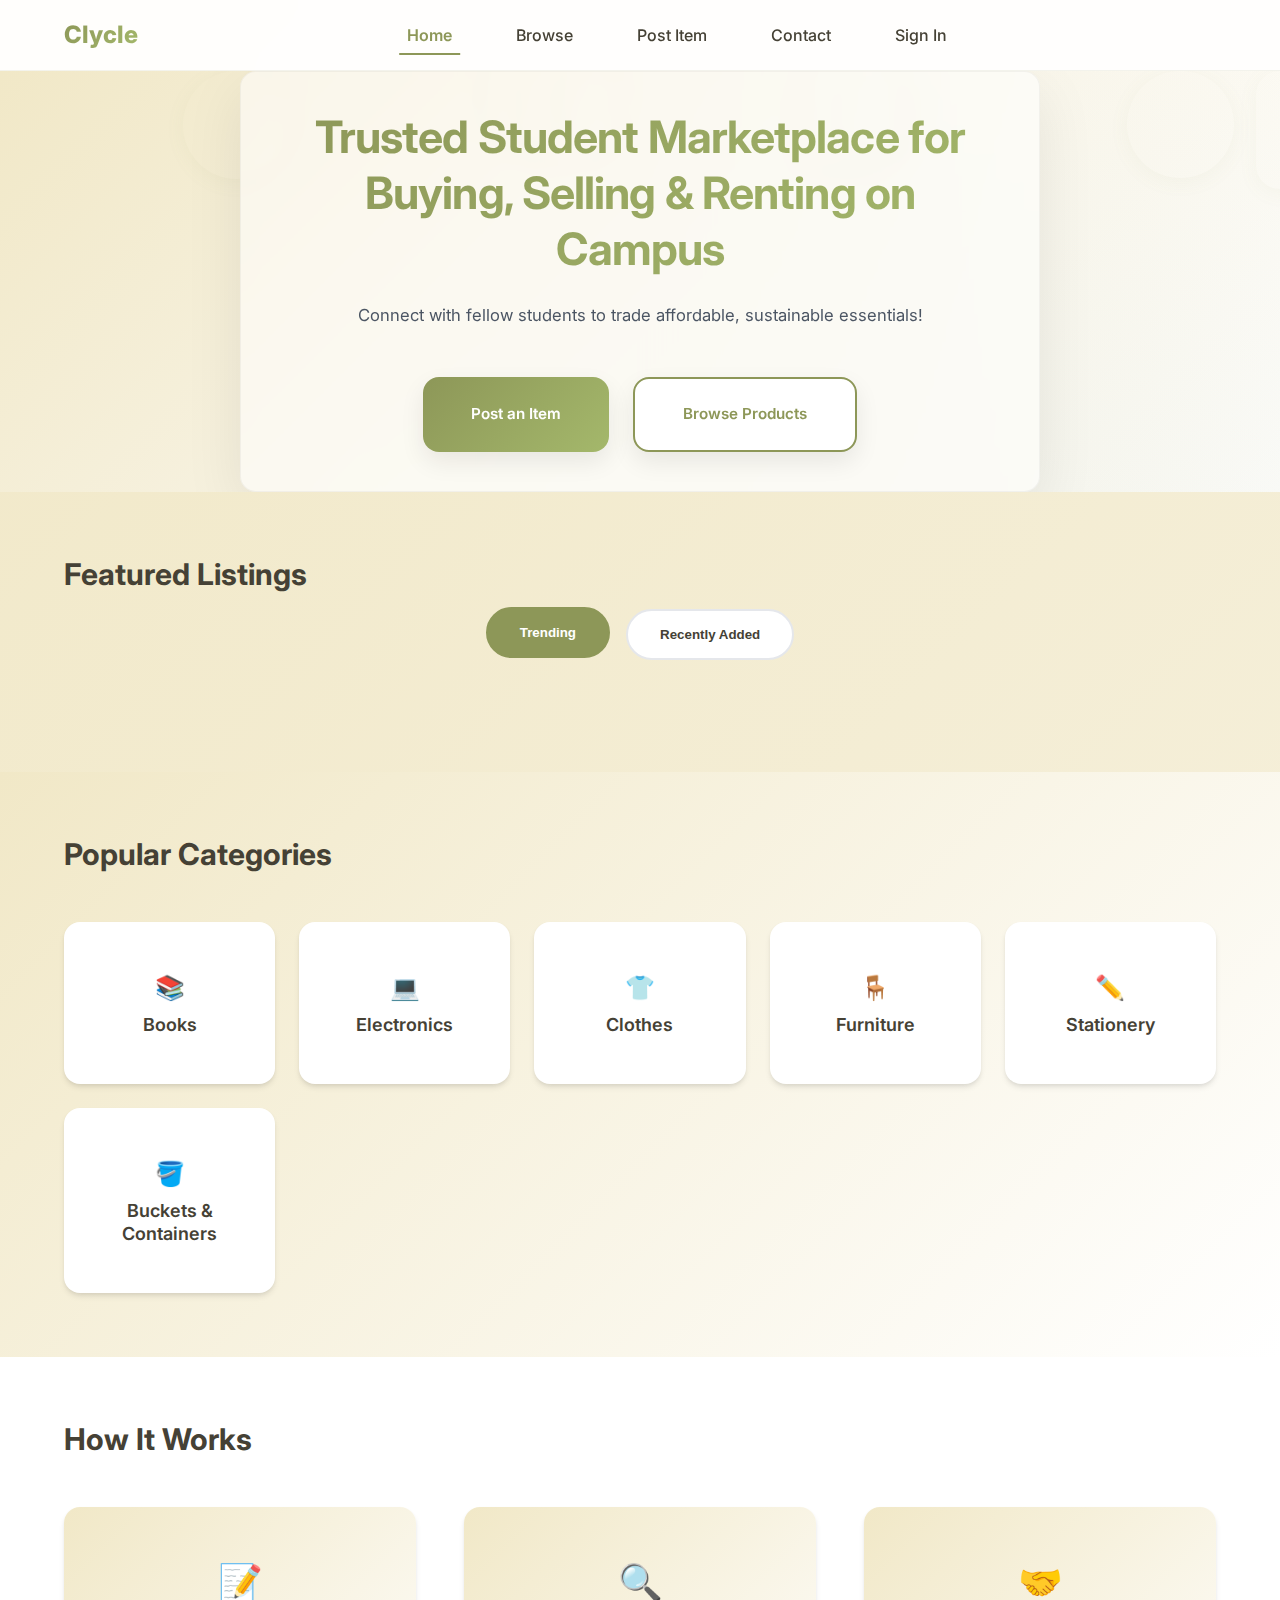
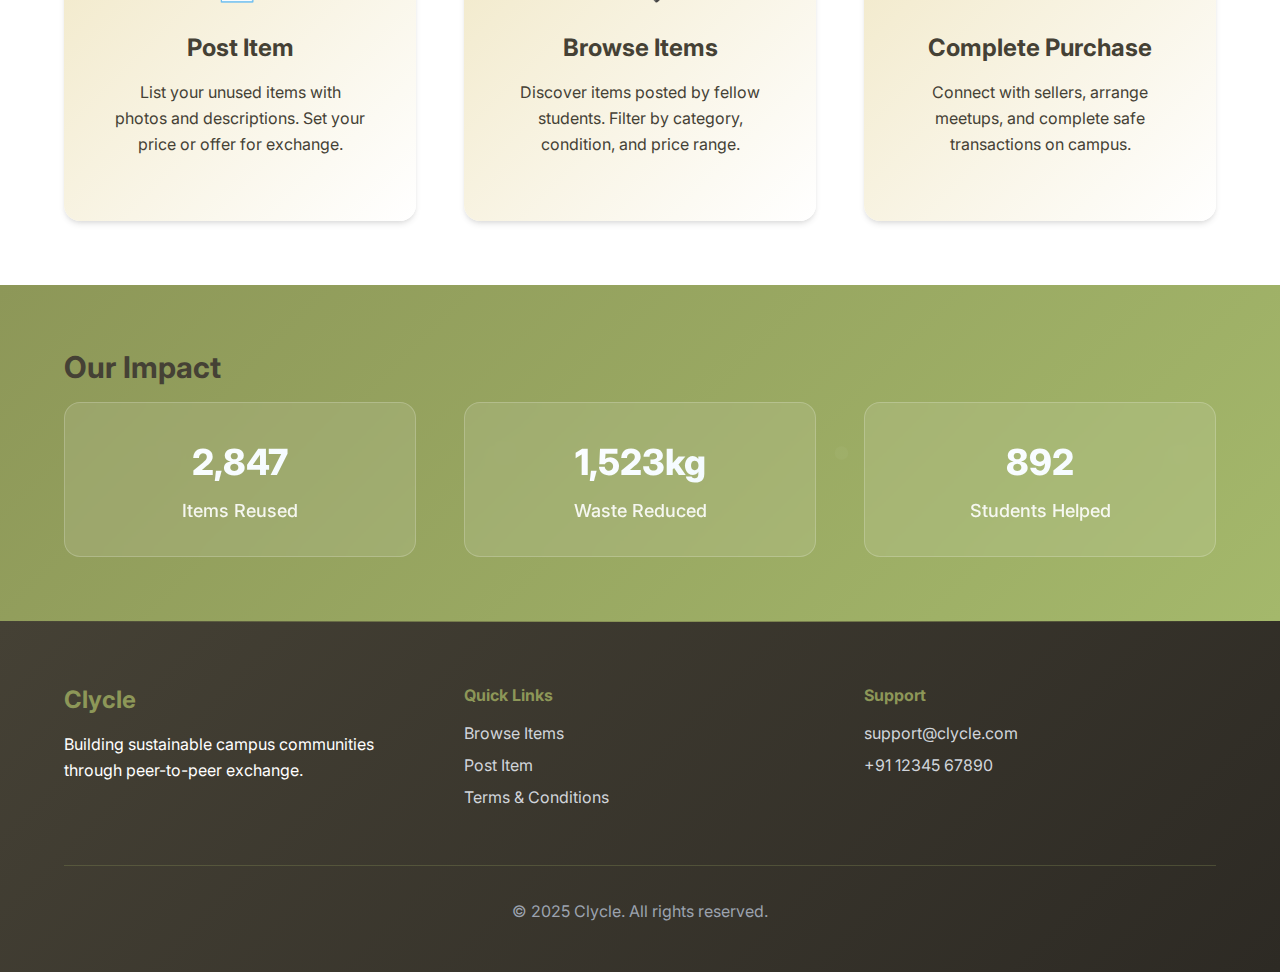
<file: index.html>
<!DOCTYPE html>
<html lang="en">
<head>
    <meta charset="UTF-8">
    <meta name="viewport" content="width=device-width, initial-scale=1.0">
    <title>Clycle - Student Marketplace for Sustainable Living</title>
    <link rel="stylesheet" href="styles.css">
    <link href="https://fonts.googleapis.com/css2?family=Inter:wght@300;400;500;600;700&display=swap" rel="stylesheet">
</head>
<body>
    <!-- Navigation -->
    <nav class="navbar" role="navigation" aria-label="Main navigation">
        <div class="nav-container">
            <div class="nav-logo">
                <a href="index.html" class="logo">Clycle</a>
            </div>
            <ul class="nav-menu" id="nav-menu">
                <li class="nav-item">
                    <a href="index.html" class="nav-link active" aria-current="page">Home</a>
                </li>
                <li class="nav-item">
                    <a href="listings.html" class="nav-link">Browse</a>
                </li>
                <li class="nav-item">
                    <a href="repair-reuse.html" class="nav-link">Post Item</a>
                </li>
                <li class="nav-item">
                    <a href="#contact" class="nav-link">Contact</a>
                </li>
                <li class="nav-item">
                    <a href="auth.html" class="nav-link">Sign In</a>
                </li>
            </ul>
            <div class="hamburger" id="hamburger" aria-label="Toggle navigation menu">
                <span class="bar"></span>
                <span class="bar"></span>
                <span class="bar"></span>
            </div>
        </div>
    </nav>
<!-- Hero Section -->
<section class="hero">
    <div class="floating-elements">
        <div class="float-item" style="left: 10%; animation-delay: 0s;"></div>
        <div class="float-item" style="left: 20%; animation-delay: 2s;"></div>
        <div class="float-item" style="left: 30%; animation-delay: 4s;"></div>
        <div class="float-item" style="left: 40%; animation-delay: 6s;"></div>
        <div class="float-item" style="left: 50%; animation-delay: 8s;"></div>
        <div class="float-item" style="left: 60%; animation-delay: 10s;"></div>
        <div class="float-item" style="left: 70%; animation-delay: 12s;"></div>
        <div class="float-item" style="left: 80%; animation-delay: 14s;"></div>
        <div class="float-item" style="left: 90%; animation-delay: 16s;"></div>
    </div>
    
    <div class="hero-content">
        <h1 id="hero-title">Trusted Student Marketplace for Buying, Selling & Renting on Campus</h1>
        <p class="hero-subtitle">Connect with fellow students to trade affordable, sustainable essentials!</p>
        <div class="hero-buttons">
            <a href="repair-reuse.html" class="btn btn-primary" role="button">Post an Item</a>
            <a href="listings.html" class="btn btn-secondary" role="button">Browse Products</a>
        </div>
    </div>
</section>

    <!-- Featured Listings -->
    <section class="featured-listings" aria-labelledby="featured-title">
        <div class="container">
            <h2 id="featured-title">Featured Listings</h2>
            <div class="featured-tabs">
                <button class="tab-btn active" data-tab="trending" aria-controls="trending-panel">Trending</button>
                <button class="tab-btn" data-tab="recent" aria-controls="recent-panel">Recently Added</button>
            </div>
            <div class="tab-content">
                <div class="tab-panel active" id="trending-panel" role="tabpanel" aria-labelledby="trending-tab">
                    <div class="listings-grid" id="trending-listings">
                        <!-- Content loaded by JavaScript -->
                    </div>
                </div>
                <div class="tab-panel" id="recent-panel" role="tabpanel" aria-labelledby="recent-tab">
                    <div class="listings-grid" id="recent-listings">
                        <!-- Content loaded by JavaScript -->
                    </div>
                </div>
            </div>
        </div>
    </section>

    <!-- Popular Categories -->
    <section class="popular-categories" aria-labelledby="categories-title">
        <div class="container">
            <h2 id="categories-title">Popular Categories</h2>
            <div class="categories-grid">
                <a href="listings.html?category=books" class="category-card" aria-label="Browse Books">
                    <div class="category-icon">📚</div>
                    <h3>Books</h3>
                </a>
                <a href="listings.html?category=electronics" class="category-card" aria-label="Browse Electronics">
                    <div class="category-icon">💻</div>
                    <h3>Electronics</h3>
                </a>
                <a href="listings.html?category=clothing" class="category-card" aria-label="Browse Clothes">
                    <div class="category-icon">👕</div>
                    <h3>Clothes</h3>
                </a>
                <a href="listings.html?category=furniture" class="category-card" aria-label="Browse Furniture">
                    <div class="category-icon">🪑</div>
                    <h3>Furniture</h3>
                </a>
                <a href="listings.html?category=stationery" class="category-card" aria-label="Browse Stationery">
                    <div class="category-icon">✏️</div>
                    <h3>Stationery</h3>
                </a>
                <a href="listings.html?category=containers" class="category-card" aria-label="Browse Buckets & Containers">
                    <div class="category-icon">🪣</div>
                    <h3>Buckets & Containers</h3>
                </a>
            </div>
        </div>
    </section>

    <!-- How It Works -->
    <section class="how-it-works" aria-labelledby="how-it-works-title">
        <div class="container">
            <h2 id="how-it-works-title">How It Works</h2>
            <div class="steps-grid">
                <div class="step-card">
                    <div class="step-icon">📝</div>
                    <h3>Post Item</h3>
                    <p>List your unused items with photos and descriptions. Set your price or offer for exchange.</p>
                </div>
                <div class="step-card">
                    <div class="step-icon">🔍</div>
                    <h3>Browse Items</h3>
                    <p>Discover items posted by fellow students. Filter by category, condition, and price range.</p>
                </div>
                <div class="step-card">
                    <div class="step-icon">🤝</div>
                    <h3>Complete Purchase</h3>
                    <p>Connect with sellers, arrange meetups, and complete safe transactions on campus.</p>
                </div>
            </div>
        </div>
    </section>

    <!-- Sustainability Stats -->
    <section class="sustainability-stats" aria-labelledby="stats-title">
        <div class="container">
            <h2 id="stats-title">Our Impact</h2>
            <div class="stats-grid">
                <div class="stat-card">
                    <div class="stat-number">2,847</div>
                    <div class="stat-label">Items Reused</div>
                </div>
                <div class="stat-card">
                    <div class="stat-number">1,523kg</div>
                    <div class="stat-label">Waste Reduced</div>
                </div>
                <div class="stat-card">
                    <div class="stat-number">892</div>
                    <div class="stat-label">Students Helped</div>
                </div>
            </div>
        </div>
    </section>

    <!-- Footer -->
    <footer class="footer" id="contact">
        <div class="container">
            <div class="footer-content">
                <div class="footer-section">
                    <h3>Clycle</h3>
                    <p>Building sustainable campus communities through peer-to-peer exchange.</p>
                </div>
                <div class="footer-section">
                    <h4>Quick Links</h4>
                    <ul>
                        <li><a href="listings.html">Browse Items</a></li>
                        <li><a href="repair-reuse.html">Post Item</a></li>
                        <li><a href="terms.html">Terms & Conditions</a></li>
                    </ul>
                </div>
                <div class="footer-section">
                    <h4>Support</h4>
                    <ul>
                        <li><a href="mailto:support@clycle.com">support@clycle.com</a></li>
                        <li><a href="tel:+911234567890">+91 12345 67890</a></li>
                    </ul>
                </div>
            </div>
            <div class="footer-bottom">
                <p>&copy; 2025 Clycle. All rights reserved.</p>
            </div>
        </div>
    </footer>

  
    <script>
    // Random positioning for floating elements
    document.querySelectorAll('.float-item').forEach((item, index) => {
        item.style.left = Math.random() * 100 + '%';
        item.style.animationDelay = Math.random() * 20 + 's';
        item.style.animationDuration = (12 + Math.random() * 8) + 's';
        
        // Random sizes - bigger and more visible
        const size = 60 + Math.random() * 60;
        item.style.width = size + 'px';
        item.style.height = size + 'px';
        
        // Add some variety to shapes
        if (Math.random() > 0.5) {
            item.style.borderRadius = '20%';
        }
    });
    
    // Button hover effects
    document.querySelectorAll('.btn').forEach(btn => {
        btn.addEventListener('mouseenter', () => {
            btn.style.transform = 'translateY(-3px) scale(1.05)';
        });
        
        btn.addEventListener('mouseleave', () => {
            btn.style.transform = 'translateY(0) scale(1)';
        });
    });
    </script>

</body>
</html>
</file>
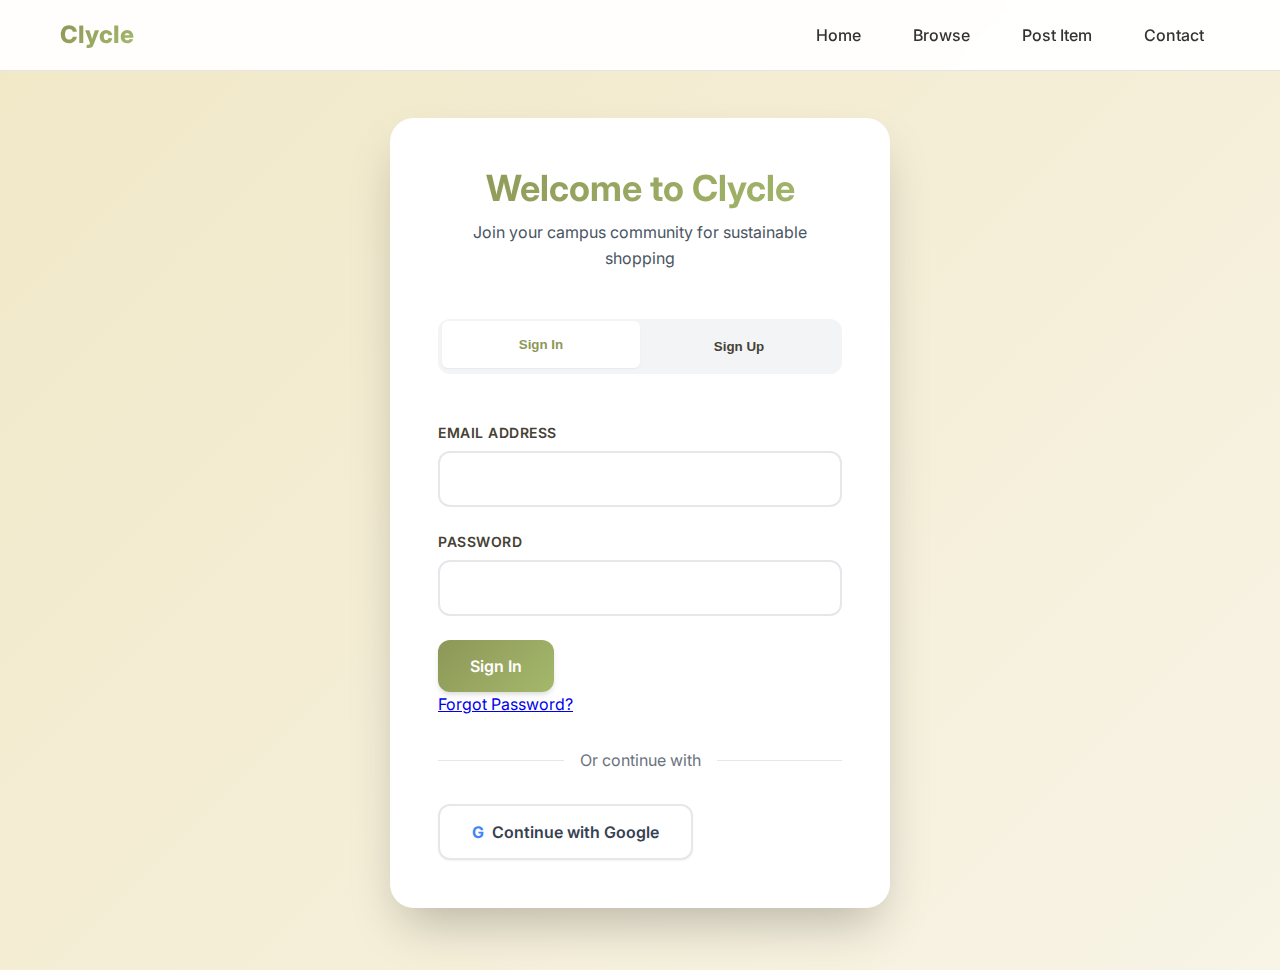
<file: auth.html>
<!DOCTYPE html>
<html lang="en">
<head>
    <meta charset="UTF-8">
    <meta name="viewport" content="width=device-width, initial-scale=1.0">
    <title>Sign In - Clycle</title>
    <link rel="stylesheet" href="styles.css">
    <link href="https://fonts.googleapis.com/css2?family=Inter:wght@300;400;500;600;700&display=swap" rel="stylesheet">
</head>
<body>
    <!-- Navigation -->
    <nav class="navbar" role="navigation" aria-label="Main navigation">
    <div class="nav-container">
        <div class="nav-logo">
            <a href="index.html" class="logo">Clycle</a>
        </div>
        <ul class="nav-menu" id="nav-menu">
            <li class="nav-item">
                <a href="index.html" class="nav-link" data-page="home">Home</a>
            </li>
            <li class="nav-item">
                <a href="listings.html" class="nav-link" data-page="browse">Browse</a>
            </li>
            <li class="nav-item">
                <a href="repair-reuse.html" class="nav-link" data-page="post">Post Item</a>
            </li>
            <li class="nav-item">
                <a href="index.html#contact" class="nav-link" data-page="contact">Contact</a>
            </li>
        </ul>
        <div class="hamburger" id="hamburger" aria-label="Toggle navigation menu" tabindex="0" role="button">
            <span class="bar"></span>
            <span class="bar"></span>
            <span class="bar"></span>
        </div>
    </div>
</nav>

<script>
// JavaScript to handle active states and smooth interactions
document.addEventListener('DOMContentLoaded', function() {
    const navLinks = document.querySelectorAll('.nav-link');
    const hamburger = document.getElementById('hamburger');
    const navMenu = document.getElementById('nav-menu');
    
    // Set active link based on current page
    function setActiveLink() {
        const currentPath = window.location.pathname;
        const currentPage = window.location.href;
        
        navLinks.forEach(link => {
            link.classList.remove('active');
            
            // Check if link matches current page
            if (link.href === currentPage || 
                (currentPath.includes('index.html') && link.dataset.page === 'home') ||
                (currentPath.includes('listings.html') && link.dataset.page === 'browse') ||
                (currentPath.includes('repair-reuse.html') && link.dataset.page === 'post')) {
                link.classList.add('active');
            }
        });
    }
    
    // Handle hamburger menu toggle
    function toggleMobileMenu() {
        navMenu.classList.toggle('active');
        hamburger.classList.toggle('active');
    }
    
    // Add event listeners
    if (hamburger) {
        hamburger.addEventListener('click', toggleMobileMenu);
        hamburger.addEventListener('keydown', function(e) {
            if (e.key === 'Enter' || e.key === ' ') {
                e.preventDefault();
                toggleMobileMenu();
            }
        });
    }
    
    // Close mobile menu when clicking outside
    document.addEventListener('click', function(e) {
        if (navMenu && hamburger && 
            !navMenu.contains(e.target) && 
            !hamburger.contains(e.target)) {
            navMenu.classList.remove('active');
            hamburger.classList.remove('active');
        }
    });
    
    // Handle smooth scrolling for anchor links
    navLinks.forEach(link => {
        link.addEventListener('click', function(e) {
            // Close mobile menu
            navMenu.classList.remove('active');
            hamburger.classList.remove('active');
            
            // Handle anchor links (like #contact)
            if (this.href.includes('#')) {
                e.preventDefault();
                const targetId = this.href.split('#')[1];
                const targetElement = document.getElementById(targetId);
                if (targetElement) {
                    targetElement.scrollIntoView({
                        behavior: 'smooth',
                        block: 'start'
                    });
                }
            }
        });
    });
    
    // Set initial active state
    setActiveLink();
    
    // Handle scroll effects for navbar
    let lastScrollY = window.scrollY;
    window.addEventListener('scroll', function() {
        const navbar = document.querySelector('.navbar');
        if (window.scrollY > 50) {
            navbar.classList.add('scrolled');
        } else {
            navbar.classList.remove('scrolled');
        }
        
        // Hide/show navbar on scroll (optional)
        if (window.scrollY > lastScrollY && window.scrollY > 100) {
            navbar.style.transform = 'translateY(-100%)';
        } else {
            navbar.style.transform = 'translateY(0)';
        }
        lastScrollY = window.scrollY;
    });
});
</script>

<style>
/* Essential CSS for the navigation fixes */
.navbar {
    position: fixed;
    top: 0;
    left: 0;
    right: 0;
    z-index: 1000;
    background: rgba(255, 255, 255, 0.95);
    backdrop-filter: blur(10px);
    transition: all 0.3s ease;
    border-bottom: 1px solid rgba(0, 0, 0, 0.1);
}

.navbar.scrolled {
    background: rgba(255, 255, 255, 0.98);
    box-shadow: 0 2px 15px rgba(0, 0, 0, 0.1);
}

.nav-container {
    display: flex;
    justify-content: space-between;
    align-items: center;
    max-width: 1200px;
    margin: 0 auto;
    padding: 0 20px;
    height: 70px;
}

.nav-menu {
    display: flex;
    list-style: none;
    gap: 20px;
    margin: 0;
    padding: 0;
}

.nav-link {
    text-decoration: none;
    color: #333;
    font-weight: 500;
    padding: 8px 16px;
    border-radius: 20px;
    transition: all 0.3s ease;
    position: relative;
}

.nav-link:hover {
    background: rgba(102, 126, 234, 0.1);
    color: #667eea;
    transform: translateY(-2px);
}

.nav-link.active {
    background: linear-gradient(135deg, #667eea, #764ba2);
    color: white;
    box-shadow: 0 4px 15px rgba(102, 126, 234, 0.3);
}

.hamburger {
    display: none;
    flex-direction: column;
    cursor: pointer;
    padding: 5px;
    border-radius: 4px;
    transition: all 0.3s ease;
}

.hamburger:hover {
    background: rgba(102, 126, 234, 0.1);
}

.bar {
    width: 25px;
    height: 3px;
    background: #333;
    margin: 3px 0;
    transition: all 0.3s ease;
    border-radius: 2px;
}

.hamburger.active .bar:nth-child(1) {
    transform: rotate(45deg) translate(6px, 6px);
}

.hamburger.active .bar:nth-child(2) {
    opacity: 0;
}

.hamburger.active .bar:nth-child(3) {
    transform: rotate(-45deg) translate(6px, -6px);
}

/* Mobile responsive */
@media (max-width: 768px) {
    .nav-menu {
        position: fixed;
        top: 70px;
        left: -100%;
        width: 100%;
        background: rgba(255, 255, 255, 0.98);
        backdrop-filter: blur(10px);
        flex-direction: column;
        align-items: center;
        padding: 20px 0;
        transition: left 0.3s ease;
        box-shadow: 0 5px 20px rgba(0, 0, 0, 0.1);
    }

    .nav-menu.active {
        left: 0;
    }

    .nav-item {
        margin: 10px 0;
    }

    .hamburger {
        display: flex;
    }
}

/* Ensure body has top margin to account for fixed navbar */
body {
    margin-top: 70px;
}
</style>

    <!-- Auth Section -->
    <section class="auth-section">
        <div class="container">
            <div class="auth-container">
                <div class="auth-header">
                    <h1>Welcome to Clycle</h1>
                    <p>Join your campus community for sustainable shopping</p>
                </div>

                <div class="auth-tabs">
                    <button class="tab-btn active" data-tab="signin" aria-controls="signin-panel">Sign In</button>
                    <button class="tab-btn" data-tab="signup" aria-controls="signup-panel">Sign Up</button>
                </div>

                <!-- Sign In Form -->
                <div class="tab-content">
                    <div class="tab-panel active" id="signin-panel" role="tabpanel">
                        <form class="auth-form" id="signin-form" novalidate>
                            <div class="form-group">
                                <label for="signin-email">Email Address</label>
                                <input 
                                    type="email" 
                                    id="signin-email" 
                                    name="email" 
                                    required 
                                    aria-describedby="signin-email-error"
                                >
                                <div class="error-message" id="signin-email-error" role="alert"></div>
                            </div>
                            
                            <div class="form-group">
                                <label for="signin-password">Password</label>
                                <input 
                                    type="password" 
                                    id="signin-password" 
                                    name="password" 
                                    required
                                    aria-describedby="signin-password-error"
                                >
                                <div class="error-message" id="signin-password-error" role="alert"></div>
                            </div>
                            
                            <button type="submit" class="btn btn-primary full-width">Sign In</button>
                            
                            <div class="auth-links">
                                <a href="#" class="forgot-password">Forgot Password?</a>
                            </div>
                        </form>
                        
                        <div class="divider">
                            <span>Or continue with</span>
                        </div>
                        
                        <button class="btn btn-google" aria-label="Sign in with Google">
                            <span class="google-icon">G</span>
                            Continue with Google
                        </button>
                    </div>

                    <!-- Sign Up Form -->
                    <div class="tab-panel" id="signup-panel" role="tabpanel">
                        <form class="auth-form" id="signup-form" novalidate>
                            <div class="form-group">
                                <label for="signup-name">Full Name</label>
                                <input 
                                    type="text" 
                                    id="signup-name" 
                                    name="name" 
                                    required
                                    aria-describedby="signup-name-error"
                                >
                                <div class="error-message" id="signup-name-error" role="alert"></div>
                            </div>
                            
                            <div class="form-group">
                                <label for="signup-email">Email Address</label>
                                <input 
                                    type="email" 
                                    id="signup-email" 
                                    name="email" 
                                    required
                                    aria-describedby="signup-email-error"
                                >
                                <div class="error-message" id="signup-email-error" role="alert"></div>
                            </div>
                            
                            <div class="form-group">
                                <label for="signup-password">Password</label>
                                <input 
                                    type="password" 
                                    id="signup-password" 
                                    name="password" 
                                    required
                                    aria-describedby="signup-password-error"
                                >
                                <div class="error-message" id="signup-password-error" role="alert"></div>
                            </div>
                            
                            <div class="form-group">
                                <label for="signup-confirm-password">Confirm Password</label>
                                <input 
                                    type="password" 
                                    id="signup-confirm-password" 
                                    name="confirmPassword" 
                                    required
                                    aria-describedby="signup-confirm-password-error"
                                >
                                <div class="error-message" id="signup-confirm-password-error" role="alert"></div>
                            </div>
                            
                            <button type="submit" class="btn btn-primary full-width">Create Account</button>
                            
                            <div class="terms-text">
                                <p>By signing up, you agree to our <a href="terms.html">Terms & Conditions</a></p>
                            </div>
                        </form>
                        
                        <div class="divider">
                            <span>Or continue with</span>
                        </div>
                        
                        <button class="btn btn-google" aria-label="Sign up with Google">
                            <span class="google-icon">G</span>
                            Continue with Google
                        </button>
                    </div>
                </div>
            </div>
        </div>
    </section>

    <script src="app.js"></script>
</body>
</html>
</file>
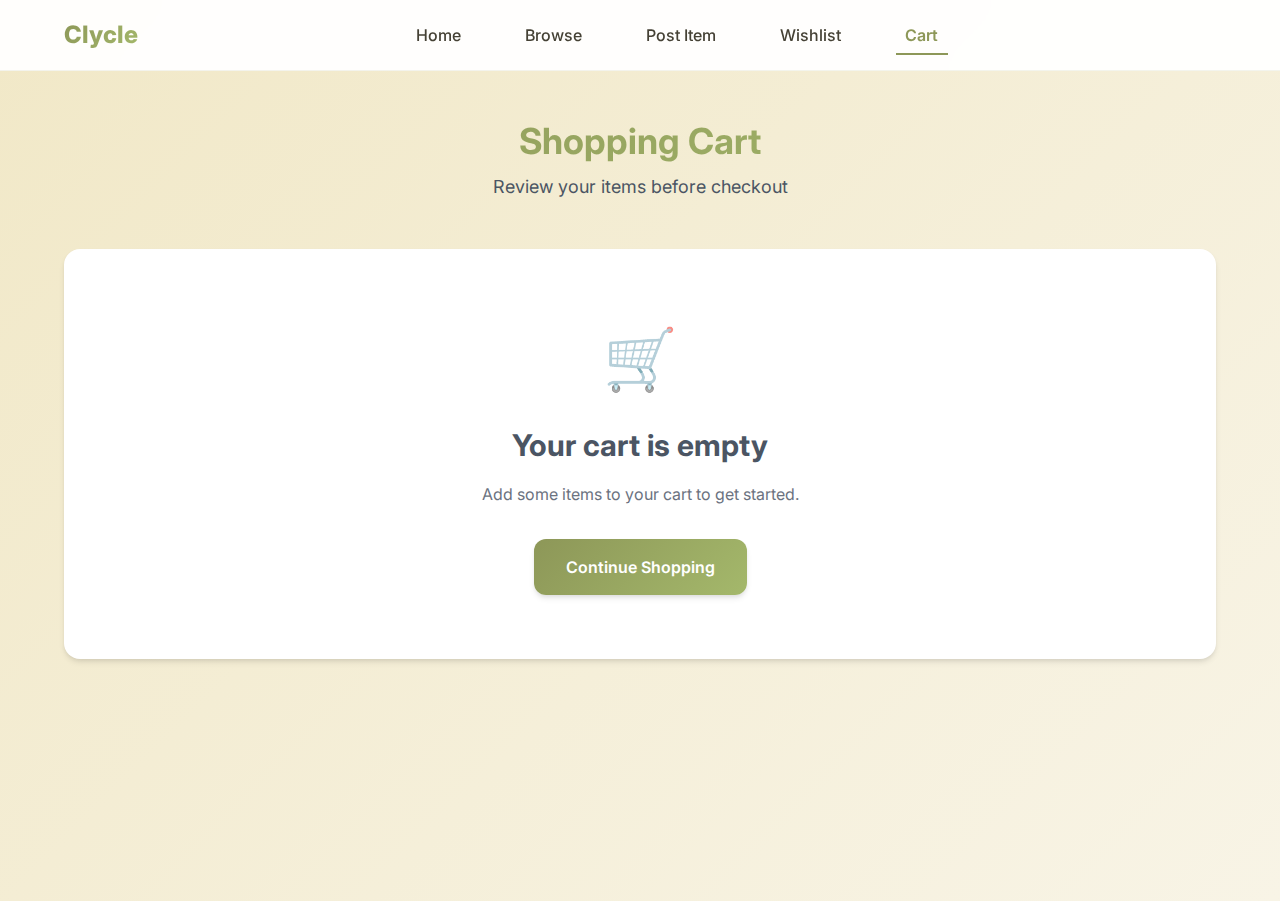
<file: cart.html>
<!DOCTYPE html>
<html lang="en">
<head>
    <meta charset="UTF-8">
    <meta name="viewport" content="width=device-width, initial-scale=1.0">
    <title>Cart - Clycle</title>
    <link rel="stylesheet" href="styles.css">
    <link href="https://fonts.googleapis.com/css2?family=Inter:wght@300;400;500;600;700&display=swap" rel="stylesheet">
</head>
<body>
    <!-- Navigation -->
    <nav class="navbar" role="navigation" aria-label="Main navigation">
        <div class="nav-container">
            <div class="nav-logo">
                <a href="index.html" class="logo">Clycle</a>
            </div>
            <ul class="nav-menu" id="nav-menu">
                <li class="nav-item">
                    <a href="index.html" class="nav-link">Home</a>
                </li>
                <li class="nav-item">
                    <a href="listings.html" class="nav-link">Browse</a>
                </li>
                <li class="nav-item">
                    <a href="repair-reuse.html" class="nav-link">Post Item</a>
                </li>
                <li class="nav-item">
                    <a href="wishlist.html" class="nav-link">Wishlist <span class="badge" id="wishlist-badge">0</span></a>
                </li>
                <li class="nav-item">
                    <a href="cart.html" class="nav-link active" aria-current="page">Cart <span class="badge" id="cart-badge">0</span></a>
                </li>
            </ul>
            <div class="hamburger" id="hamburger" aria-label="Toggle navigation menu">
                <span class="bar"></span>
                <span class="bar"></span>
                <span class="bar"></span>
            </div>
        </div>
    </nav>

    <!-- Cart Section -->
    <section class="cart-section">
        <div class="container">
            <div class="page-header">
                <h1>Shopping Cart</h1>
                <p>Review your items before checkout</p>
            </div>

            <div class="cart-content" id="cart-content">
                <!-- Content loaded by JavaScript -->
            </div>

            <!-- Empty State -->
            <div class="empty-state" id="empty-cart" style="display: none;">
                <div class="empty-icon">🛒</div>
                <h2>Your cart is empty</h2>
                <p>Add some items to your cart to get started.</p>
                <a href="listings.html" class="btn btn-primary">Continue Shopping</a>
            </div>
        </div>
    </section>

    <script src="app.js"></script>
</body>
</html>
</file>
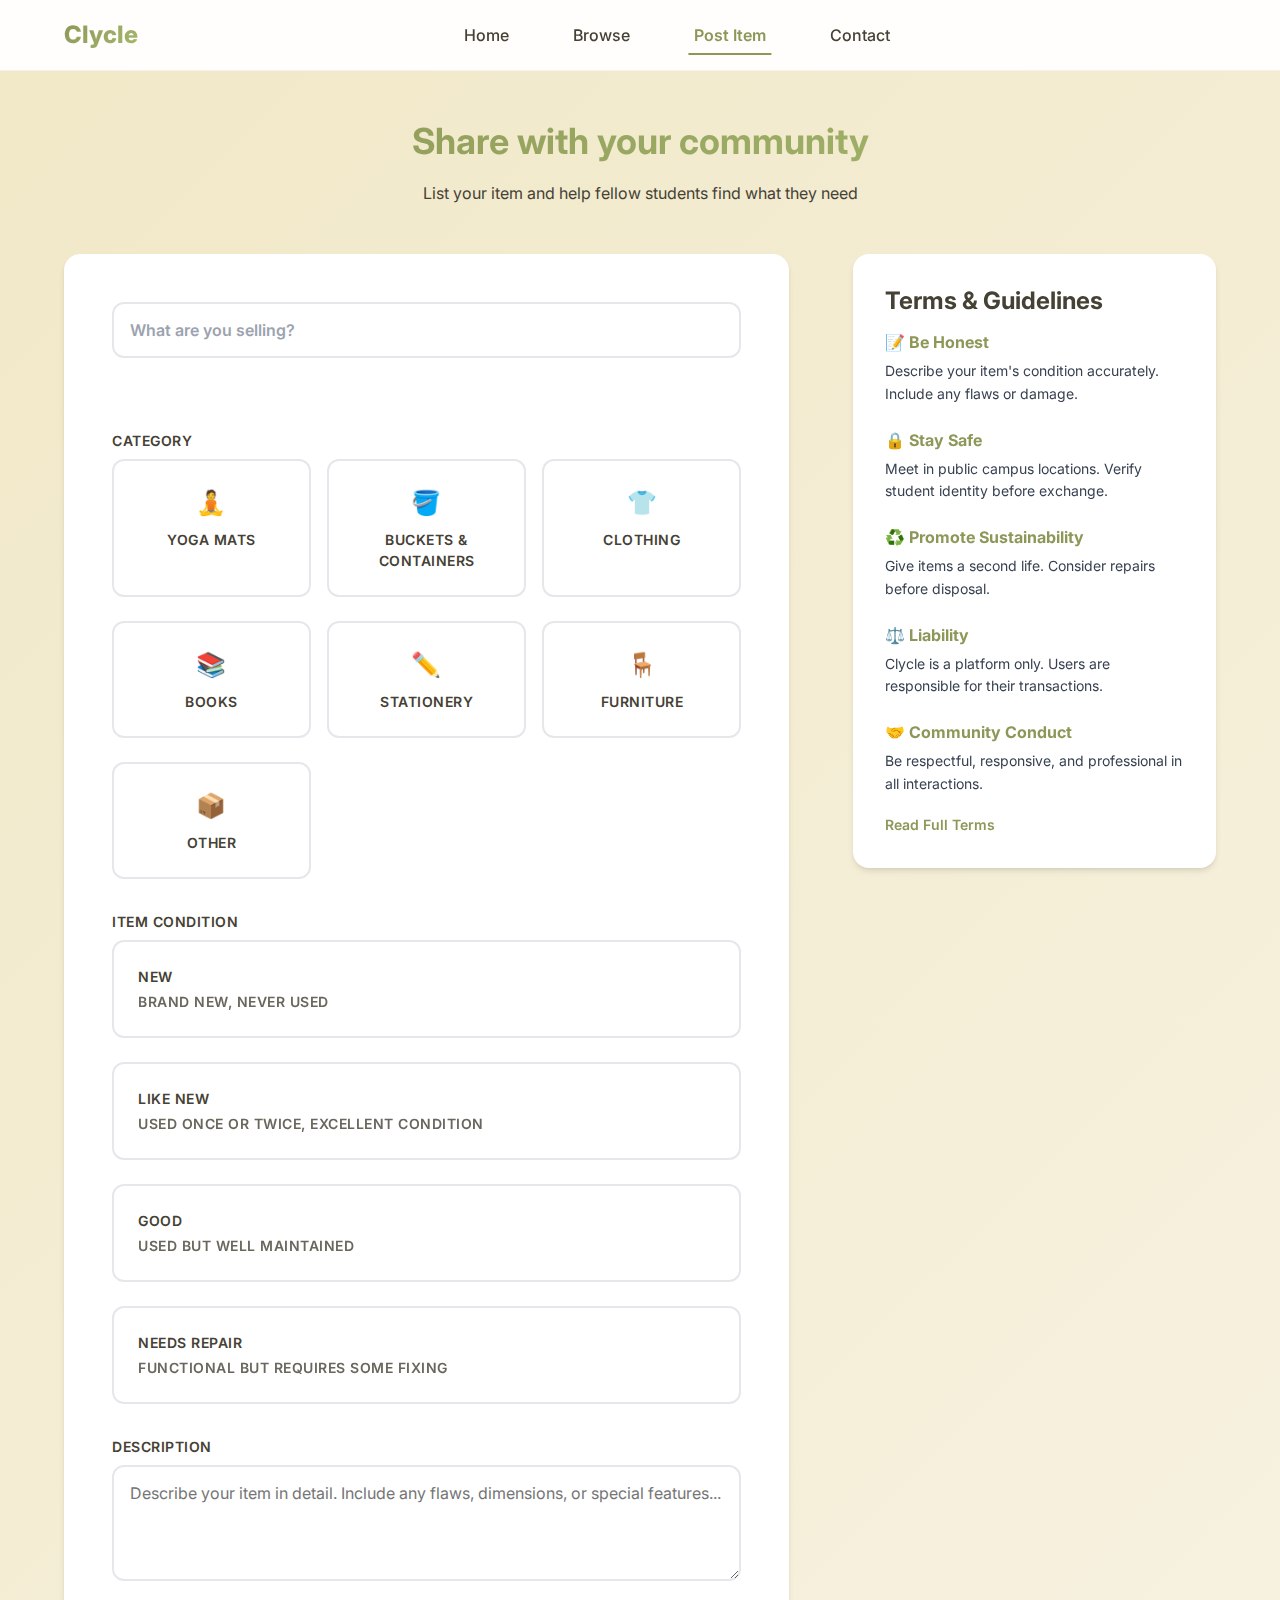
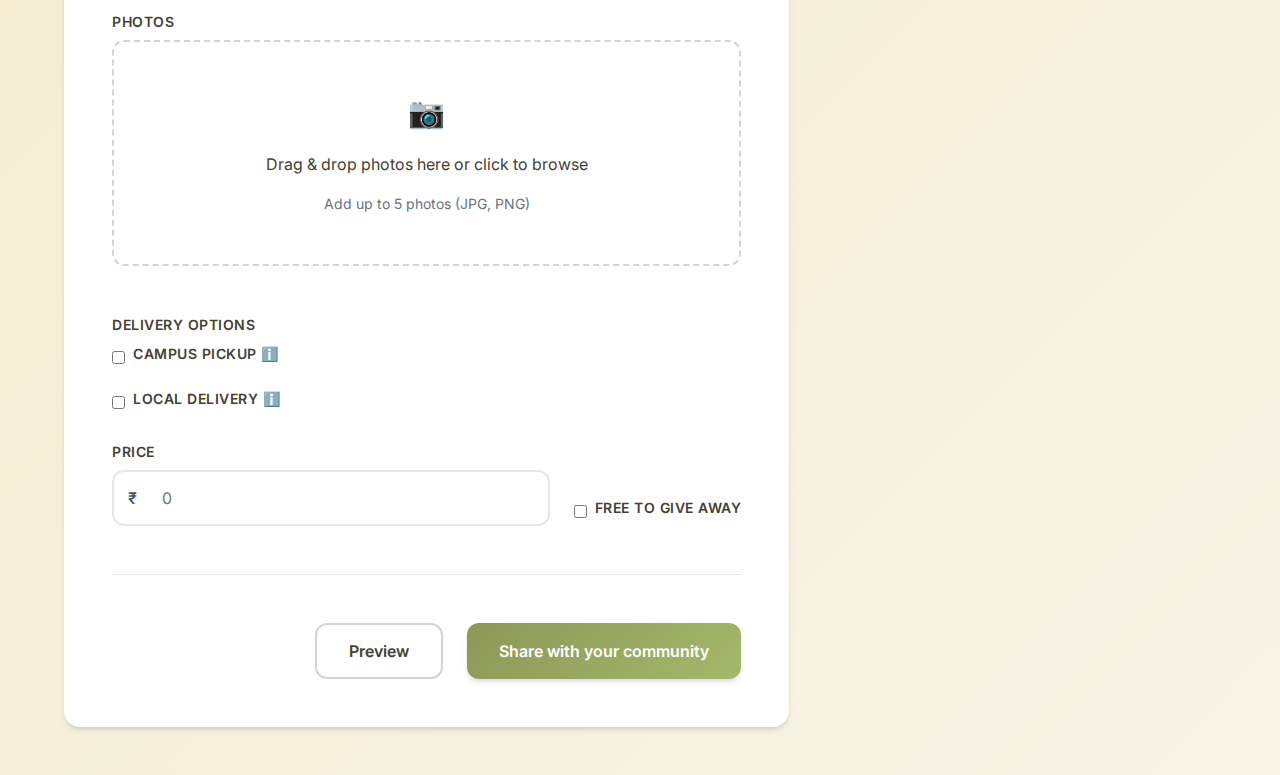
<file: repair-reuse.html>
<!DOCTYPE html>
<html lang="en">
<head>
    <meta charset="UTF-8">
    <meta name="viewport" content="width=device-width, initial-scale=1.0">
    <title>Post an Item - Clycle</title>
    <link rel="stylesheet" href="styles.css">
    <link href="https://fonts.googleapis.com/css2?family=Inter:wght@300;400;500;600;700&display=swap" rel="stylesheet">
</head>
<body>
    <!-- Navigation -->
    <nav class="navbar" role="navigation" aria-label="Main navigation">
        <div class="nav-container">
            <div class="nav-logo">
                <a href="index.html" class="logo">Clycle</a>
            </div>
            <ul class="nav-menu" id="nav-menu">
                <li class="nav-item">
                    <a href="index.html" class="nav-link">Home</a>
                </li>
                <li class="nav-item">
                    <a href="listings.html" class="nav-link">Browse</a>
                </li>
                <li class="nav-item">
                    <a href="repair-reuse.html" class="nav-link active" aria-current="page">Post Item</a>
                </li>
                <li class="nav-item">
                    <a href="index.html#contact" class="nav-link">Contact</a>
                </li>
            </ul>
            <div class="hamburger" id="hamburger" aria-label="Toggle navigation menu">
                <span class="bar"></span>
                <span class="bar"></span>
                <span class="bar"></span>
            </div>
        </div>
    </nav>

    <!-- Post Item Section -->
    <section class="post-item-section">
        <div class="container">
            <div class="post-item-header">
                <h1>Share with your community</h1>
                <p>List your item and help fellow students find what they need</p>
            </div>

            <div class="post-item-layout">
                <!-- Main Form -->
                <div class="form-container">
                    <form class="post-item-form" id="post-item-form" novalidate>
                        <!-- Item Title -->
                        <div class="form-group title-group">
                            <label for="item-title" class="sr-only">Item Title</label>
                            <input 
                                type="text" 
                                id="item-title" 
                                name="title" 
                                placeholder="What are you selling?" 
                                class="title-input"
                                required
                                aria-describedby="item-title-error"
                            >
                            <div class="error-message" id="item-title-error" role="alert"></div>
                        </div>

                        <!-- Category Selection -->
                        <div class="form-group">
                            <label for="item-category">Category</label>
                            <div class="category-grid" role="radiogroup" aria-labelledby="item-category">
                                <input type="radio" id="yoga-mats" name="category" value="yoga-mats">
                                <label for="yoga-mats" class="category-tile">
                                    <span class="category-icon">🧘</span>
                                    <span class="category-name">Yoga Mats</span>
                                </label>

                                <input type="radio" id="containers" name="category" value="containers">
                                <label for="containers" class="category-tile">
                                    <span class="category-icon">🪣</span>
                                    <span class="category-name">Buckets & Containers</span>
                                </label>

                                <input type="radio" id="clothing" name="category" value="clothing">
                                <label for="clothing" class="category-tile">
                                    <span class="category-icon">👕</span>
                                    <span class="category-name">Clothing</span>
                                </label>

                                <input type="radio" id="books" name="category" value="books">
                                <label for="books" class="category-tile">
                                    <span class="category-icon">📚</span>
                                    <span class="category-name">Books</span>
                                </label>

                                <input type="radio" id="stationery" name="category" value="stationery">
                                <label for="stationery" class="category-tile">
                                    <span class="category-icon">✏️</span>
                                    <span class="category-name">Stationery</span>
                                </label>

                                <input type="radio" id="furniture" name="category" value="furniture">
                                <label for="furniture" class="category-tile">
                                    <span class="category-icon">🪑</span>
                                    <span class="category-name">Furniture</span>
                                </label>

                                <input type="radio" id="miscellaneous" name="category" value="miscellaneous">
                                <label for="miscellaneous" class="category-tile">
                                    <span class="category-icon">📦</span>
                                    <span class="category-name">Other</span>
                                </label>
                            </div>
                        </div>

                        <!-- Condition -->
                        <div class="form-group">
                            <label>Item Condition</label>
                            <div class="condition-options" role="radiogroup">
                                <input type="radio" id="new" name="condition" value="new">
                                <label for="new" class="condition-option">
                                    <span class="condition-title">New</span>
                                    <span class="condition-desc">Brand new, never used</span>
                                </label>

                                <input type="radio" id="like-new" name="condition" value="like-new">
                                <label for="like-new" class="condition-option">
                                    <span class="condition-title">Like New</span>
                                    <span class="condition-desc">Used once or twice, excellent condition</span>
                                </label>

                                <input type="radio" id="good" name="condition" value="good">
                                <label for="good" class="condition-option">
                                    <span class="condition-title">Good</span>
                                    <span class="condition-desc">Used but well maintained</span>
                                </label>

                                <input type="radio" id="needs-repair" name="condition" value="needs-repair">
                                <label for="needs-repair" class="condition-option">
                                    <span class="condition-title">Needs Repair</span>
                                    <span class="condition-desc">Functional but requires some fixing</span>
                                </label>
                            </div>
                        </div>

                        <!-- Description -->
                        <div class="form-group">
                            <label for="item-description">Description</label>
                            <textarea 
                                id="item-description" 
                                name="description" 
                                placeholder="Describe your item in detail. Include any flaws, dimensions, or special features..."
                                rows="4"
                                required
                                aria-describedby="item-description-error"
                            ></textarea>
                            <div class="error-message" id="item-description-error" role="alert"></div>
                        </div>

                        <!-- Size (for clothing) -->
                        <div class="form-group" id="size-group" style="display: none;">
                            <label for="item-size">Size</label>
                            <select id="item-size" name="size">
                                <option value="">Select Size</option>
                                <option value="XS">XS</option>
                                <option value="S">S</option>
                                <option value="M">M</option>
                                <option value="L">L</option>
                                <option value="XL">XL</option>
                                <option value="XXL">XXL</option>
                                <option value="Other">Other</option>
                            </select>
                        </div>

                        <!-- Image Upload -->
                        <div class="form-group">
                            <label>Photos</label>
                            <div class="upload-area" id="upload-area">
                                <div class="upload-prompt">
                                    <div class="upload-icon">📷</div>
                                    <p>Drag & drop photos here or click to browse</p>
                                    <p class="upload-hint">Add up to 5 photos (JPG, PNG)</p>
                                </div>
                                <input 
                                    type="file" 
                                    id="photo-input" 
                                    name="photos" 
                                    accept="image/*" 
                                    multiple 
                                    class="hidden-input"
                                    aria-describedby="photos-error"
                                >
                                <div class="error-message" id="photos-error" role="alert"></div>
                            </div>
                            <div class="photo-previews" id="photo-previews"></div>
                        </div>

                        <!-- Delivery Options -->
                        <div class="form-group">
                            <label>Delivery Options</label>
                            <div class="checkbox-group">
                                <div class="checkbox-item">
                                    <input type="checkbox" id="pickup" name="delivery" value="pickup">
                                    <label for="pickup">
                                        Campus Pickup
                                        <span class="tooltip" title="Meet on campus for item exchange">ℹ️</span>
                                    </label>
                                </div>
                                <div class="checkbox-item">
                                    <input type="checkbox" id="delivery" name="delivery" value="delivery">
                                    <label for="delivery">
                                        Local Delivery
                                        <span class="tooltip" title="Deliver within campus area">ℹ️</span>
                                    </label>
                                </div>
                            </div>
                        </div>

                        <!-- Price -->
                        <div class="form-group">
                            <label>Price</label>
                            <div class="price-options">
                                <div class="price-input-group">
                                    <span class="currency">₹</span>
                                    <input 
                                        type="number" 
                                        id="item-price" 
                                        name="price" 
                                        placeholder="0"
                                        min="0"
                                        step="1"
                                        aria-describedby="item-price-error"
                                    >
                                    <div class="error-message" id="item-price-error" role="alert"></div>
                                </div>
                                <div class="free-option">
                                    <input type="checkbox" id="free-item" name="freeItem">
                                    <label for="free-item">Free to Give Away</label>
                                </div>
                            </div>
                        </div>

                        <!-- Form Actions -->
                        <div class="form-actions">
                            <button type="button" class="btn btn-outline" id="preview-btn">Preview</button>
                            <button type="submit" class="btn btn-primary">Share with your community</button>
                        </div>
                    </form>
                </div>

                <!-- Sidebar -->
                <div class="sidebar">
                    <div class="terms-card">
                        <h3>Terms & Guidelines</h3>
                        <div class="terms-content">
                            <h4>📝 Be Honest</h4>
                            <p>Describe your item's condition accurately. Include any flaws or damage.</p>
                            
                            <h4>🔒 Stay Safe</h4>
                            <p>Meet in public campus locations. Verify student identity before exchange.</p>
                            
                            <h4>♻️ Promote Sustainability</h4>
                            <p>Give items a second life. Consider repairs before disposal.</p>
                            
                            <h4>⚖️ Liability</h4>
                            <p>Clycle is a platform only. Users are responsible for their transactions.</p>
                            
                            <h4>🤝 Community Conduct</h4>
                            <p>Be respectful, responsive, and professional in all interactions.</p>
                        </div>
                        <a href="terms.html" class="terms-link">Read Full Terms</a>
                    </div>
                </div>
            </div>
        </div>
    </section>

    <!-- Preview Modal -->
    <div class="modal" id="preview-modal" aria-hidden="true" role="dialog" aria-labelledby="preview-modal-title">
        <div class="modal-content large">
            <div class="modal-header">
                <h2 id="preview-modal-title">Preview Your Listing</h2>
                <button class="modal-close" aria-label="Close modal">&times;</button>
            </div>
            <div class="modal-body">
                <div id="listing-preview">
                    <!-- Preview content loaded by JavaScript -->
                </div>
                <div class="modal-footer">
                    <button type="button" class="btn btn-outline" id="edit-listing">Edit Listing</button>
                    <button type="button" class="btn btn-primary" id="confirm-post">Post Listing</button>
                </div>
            </div>
        </div>
    </div>

    <script src="app.js"></script>
</body>
</html>
</file>
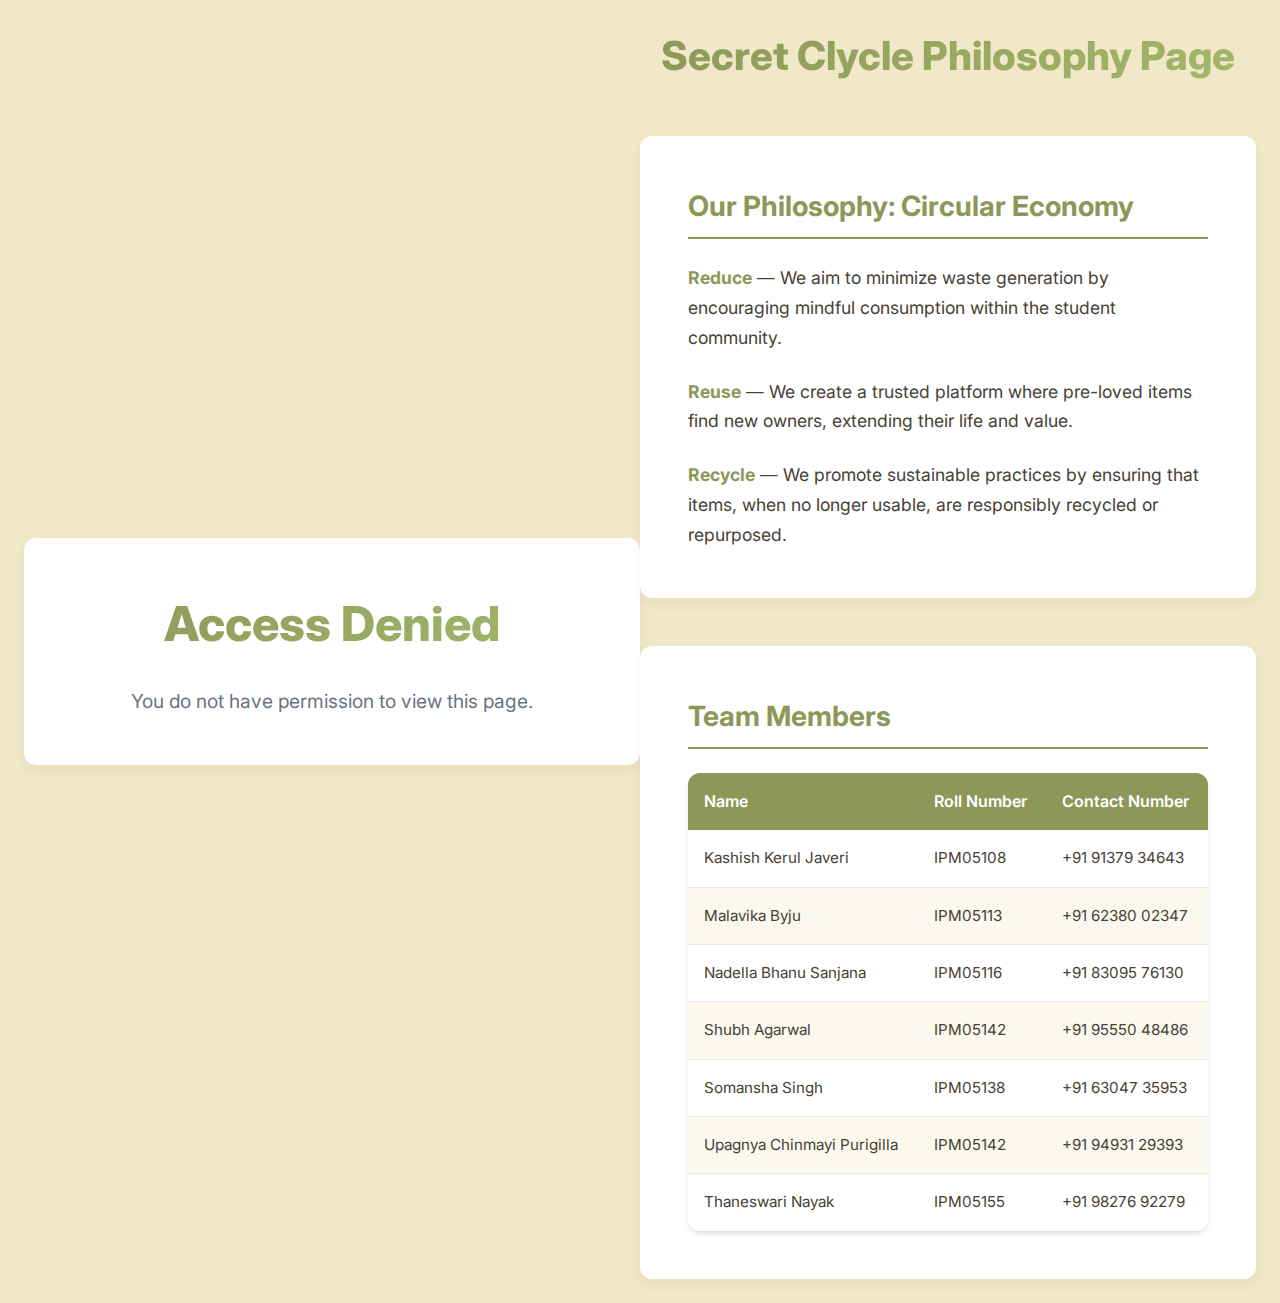
<file: secret.html>
<!DOCTYPE html>
<html lang="en">
<head>
    <meta charset="UTF-8">
    <meta name="viewport" content="width=device-width, initial-scale=1.0">
    <title>Clycle Secret Page</title>
    <link href="https://fonts.googleapis.com/css2?family=Inter:wght@300;400;500;600;700;800&display=swap" rel="stylesheet">
    <style>
        :root {
            --primary-green: #8D9758;
            --light-earthy: #F1E8C7;
            --dark-earthy: #454135;
            --white: #ffffff;
            --gray-100: #f3f4f6;
            --gray-200: #e5e7eb;
            --gray-500: #6b7280;
            --shadow-soft: 0 6px 12px rgba(69, 65, 53, 0.06);
            --shadow-md: 0 4px 6px -1px rgba(0, 0, 0, 0.1), 0 2px 4px -1px rgba(0, 0, 0, 0.06);
            --radius-md: 12px;
            --spacing-sm: 8px;
            --spacing-md: 16px;
            --spacing-lg: 24px;
            --spacing-xl: 32px;
            --spacing-2xl: 48px;
            --font-family: 'Inter', -apple-system, BlinkMacSystemFont, 'Segoe UI', Roboto, sans-serif;
            --transition: 250ms ease-in-out;
        }

        * {
            margin: 0;
            padding: 0;
            box-sizing: border-box;
        }

        body {
            font-family: var(--font-family);
            background-color: var(--light-earthy);
            color: var(--dark-earthy);
            line-height: 1.6;
            min-height: 100vh;
            display: flex;
            align-items: center;
            justify-content: center;
            padding: var(--spacing-lg);
        }

        .container {
            max-width: 800px;
            width: 100%;
        }

        .page-header {
            text-align: center;
            margin-bottom: var(--spacing-2xl);
        }

        h1 {
            color: var(--primary-green);
            font-size: 2.5rem;
            font-weight: 800;
            margin-bottom: var(--spacing-md);
            background: linear-gradient(135deg, var(--primary-green), #a4b86b);
            -webkit-background-clip: text;
            -webkit-text-fill-color: transparent;
            background-clip: text;
        }

        h2 {
            color: var(--primary-green);
            font-size: 1.75rem;
            font-weight: 700;
            margin-bottom: var(--spacing-lg);
            border-bottom: 2px solid var(--primary-green);
            padding-bottom: var(--spacing-sm);
        }

        .philosophy-section {
            background: var(--white);
            border-radius: var(--radius-md);
            box-shadow: var(--shadow-soft);
            padding: var(--spacing-2xl);
            margin-bottom: var(--spacing-2xl);
        }

        .philosophy-section p {
            margin-bottom: var(--spacing-lg);
            font-size: 1.1rem;
            line-height: 1.7;
        }

        .philosophy-section p:last-child {
            margin-bottom: 0;
        }

        .philosophy-section strong {
            color: var(--primary-green);
            font-weight: 700;
        }

        .team-section {
            background: var(--white);
            border-radius: var(--radius-md);
            box-shadow: var(--shadow-soft);
            padding: var(--spacing-2xl);
            overflow-x: auto;
        }

        table {
            width: 100%;
            border-collapse: collapse;
            border-radius: var(--radius-md);
            overflow: hidden;
            box-shadow: var(--shadow-md);
            background: var(--white);
        }

        th {
            background: var(--primary-green);
            color: var(--white);
            padding: var(--spacing-md);
            text-align: left;
            font-weight: 600;
            font-size: 1rem;
        }

        td {
            padding: var(--spacing-md);
            border-bottom: 1px solid var(--gray-200);
            font-size: 0.95rem;
        }

        tr:last-child td {
            border-bottom: none;
        }

        tr:hover {
            background-color: #f5f5f5;
            transition: var(--transition);
        }

        tr:nth-child(even) {
            background-color: rgba(241, 232, 199, 0.3);
        }

        tr:nth-child(even):hover {
            background-color: #f5f5f5;
        }

        .access-denied {
            text-align: center;
            padding: var(--spacing-2xl);
            background: var(--white);
            border-radius: var(--radius-md);
            box-shadow: var(--shadow-soft);
        }

        .access-denied h1 {
            color: #dc2626;
            font-size: 3rem;
            margin-bottom: var(--spacing-lg);
        }

        .access-denied p {
            color: var(--gray-500);
            font-size: 1.2rem;
        }

        /* Responsive design */
        @media (max-width: 768px) {
            body {
                padding: var(--spacing-md);
            }

            h1 {
                font-size: 2rem;
            }

            h2 {
                font-size: 1.5rem;
            }

            .philosophy-section,
            .team-section {
                padding: var(--spacing-lg);
            }

            table {
                font-size: 0.85rem;
            }

            th, td {
                padding: var(--spacing-sm);
            }
        }

        @media (max-width: 480px) {
            h1 {
                font-size: 1.75rem;
            }

            .philosophy-section p {
                font-size: 1rem;
            }

            table {
                font-size: 0.8rem;
            }
        }

        /* Accessibility */
        *:focus {
            outline: 2px solid var(--primary-green);
            outline-offset: 2px;
        }

        @media (prefers-reduced-motion: reduce) {
            * {
                transition: none !important;
            }
        }
    </style>
</head>
<body>
    <script>
        // Password configuration - easy to change
        const SECRET_PASSWORD = "Clycle2025";
        
        // Prompt for password
        const enteredPassword = prompt("Enter the secret password to access this page:");
        
        // Check password
        if (enteredPassword !== SECRET_PASSWORD) {
            document.body.innerHTML = `
                <div class="container">
                    <div class="access-denied">
                        <h1>Access Denied</h1>
                        <p>You do not have permission to view this page.</p>
                    </div>
                </div>
            `;
        }
    </script>

    <div class="container">
        <div class="page-header">
            <h1>Secret Clycle Philosophy Page</h1>
        </div>

        <div class="philosophy-section">
            <h2>Our Philosophy: Circular Economy</h2>
            
            <p>
                <strong>Reduce</strong> — We aim to minimize waste generation by encouraging mindful consumption within the student community.
            </p>
            
            <p>
                <strong>Reuse</strong> — We create a trusted platform where pre-loved items find new owners, extending their life and value.
            </p>
            
            <p>
                <strong>Recycle</strong> — We promote sustainable practices by ensuring that items, when no longer usable, are responsibly recycled or repurposed.
            </p>
        </div>

        <div class="team-section">
            <h2>Team Members</h2>
            
            <table role="table" aria-label="Team Members Information">
                <thead>
                    <tr>
                        <th scope="col">Name</th>
                        <th scope="col">Roll Number</th>
                        <th scope="col">Contact Number</th>
                    </tr>
                </thead>
                <tbody>
                    <tr>
                        <td>Kashish Kerul Javeri</td>
                        <td>IPM05108</td>
                        <td>+91 91379 34643</td>
                    </tr>
                    <tr>
                        <td>Malavika Byju</td>
                        <td>IPM05113</td>
                        <td>+91 62380 02347</td>
                    </tr>
                    <tr>
                        <td>Nadella Bhanu Sanjana</td>
                        <td>IPM05116</td>
                        <td>+91 83095 76130</td>
                    </tr>
                    <tr>
                        <td>Shubh Agarwal</td>
                        <td>IPM05142</td>
                        <td>+91 95550 48486</td>
                    </tr>
                    <tr>
                        <td>Somansha Singh</td>
                        <td>IPM05138</td>
                        <td>+91 63047 35953</td>
                    </tr>
                    <tr>
                        <td>Upagnya Chinmayi Purigilla</td>
                        <td>IPM05142</td>
                        <td>+91 94931 29393</td>
                    </tr>
                    <tr>
                        <td>Thaneswari Nayak</td>
                        <td>IPM05155</td>
                        <td>+91 98276 92279</td>
                    </tr>
                </tbody>
            </table>
        </div>
    </div>
</body>
</html>
</file>
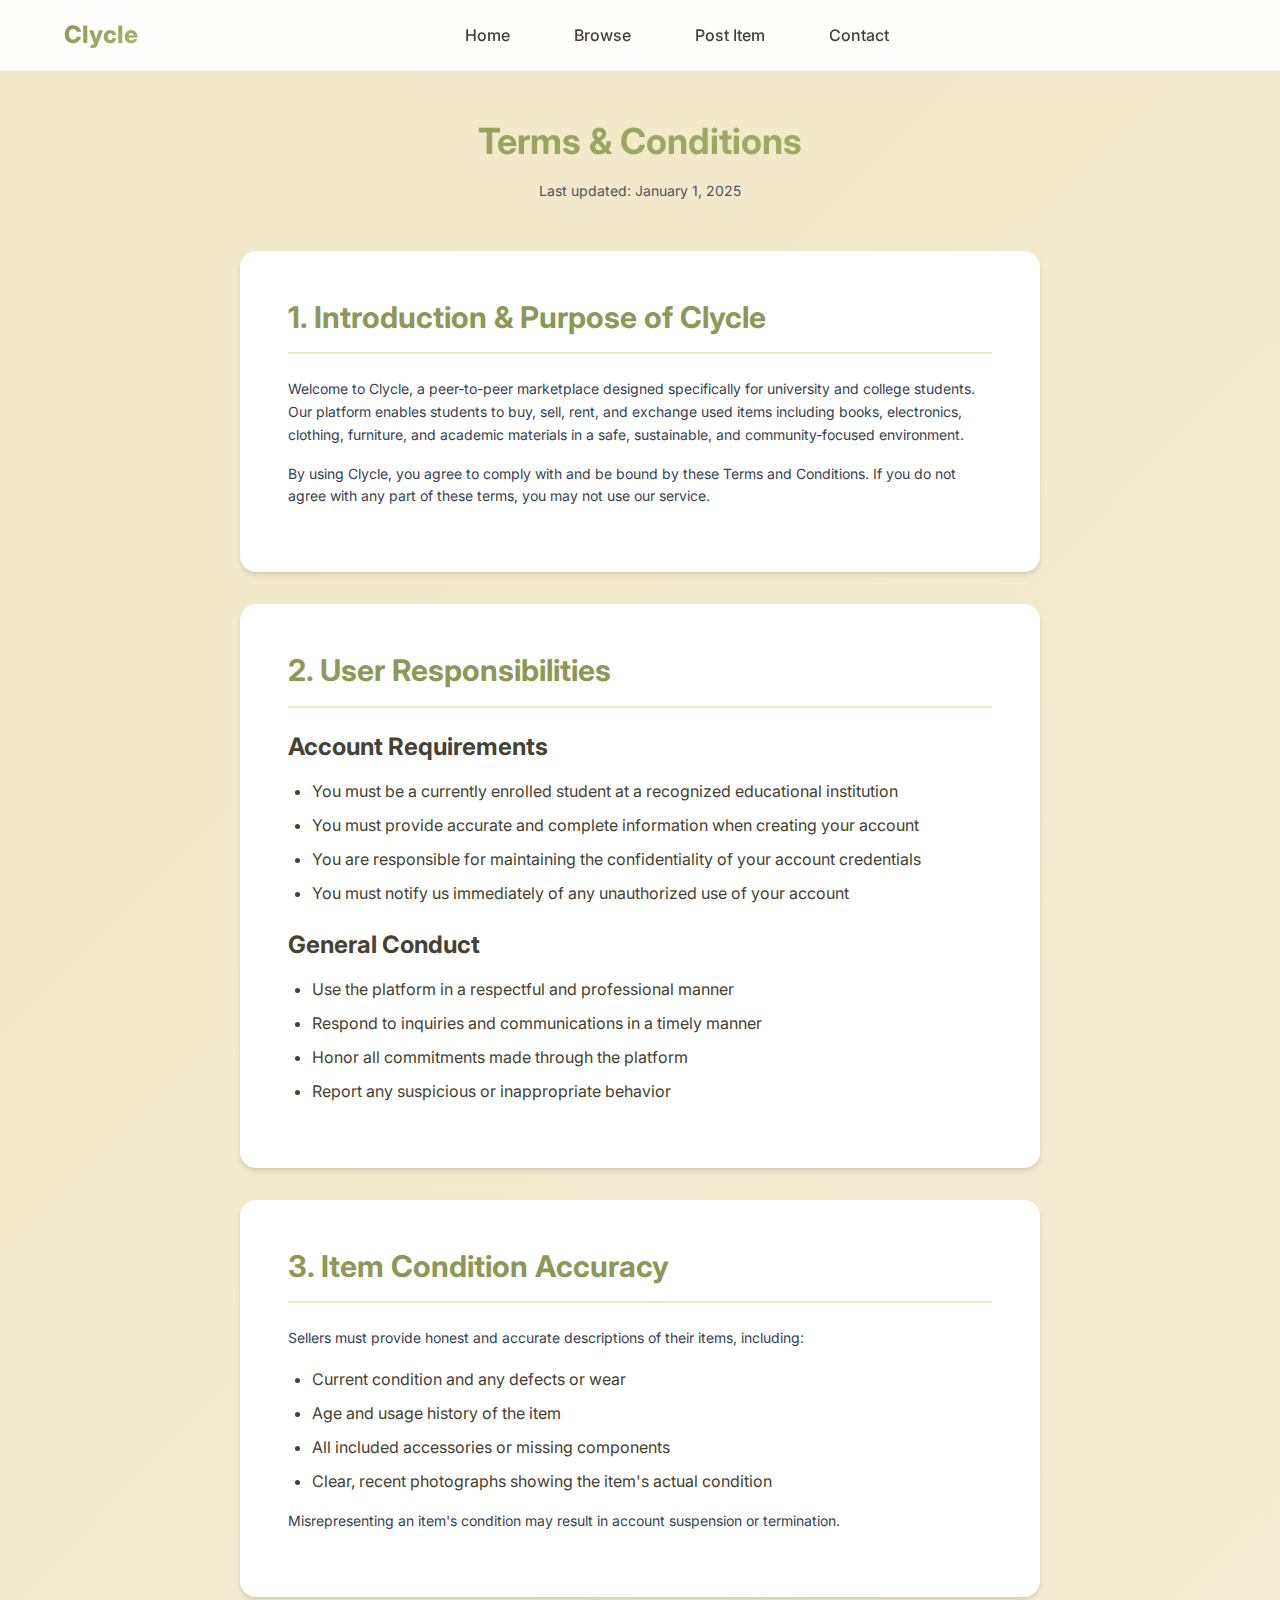
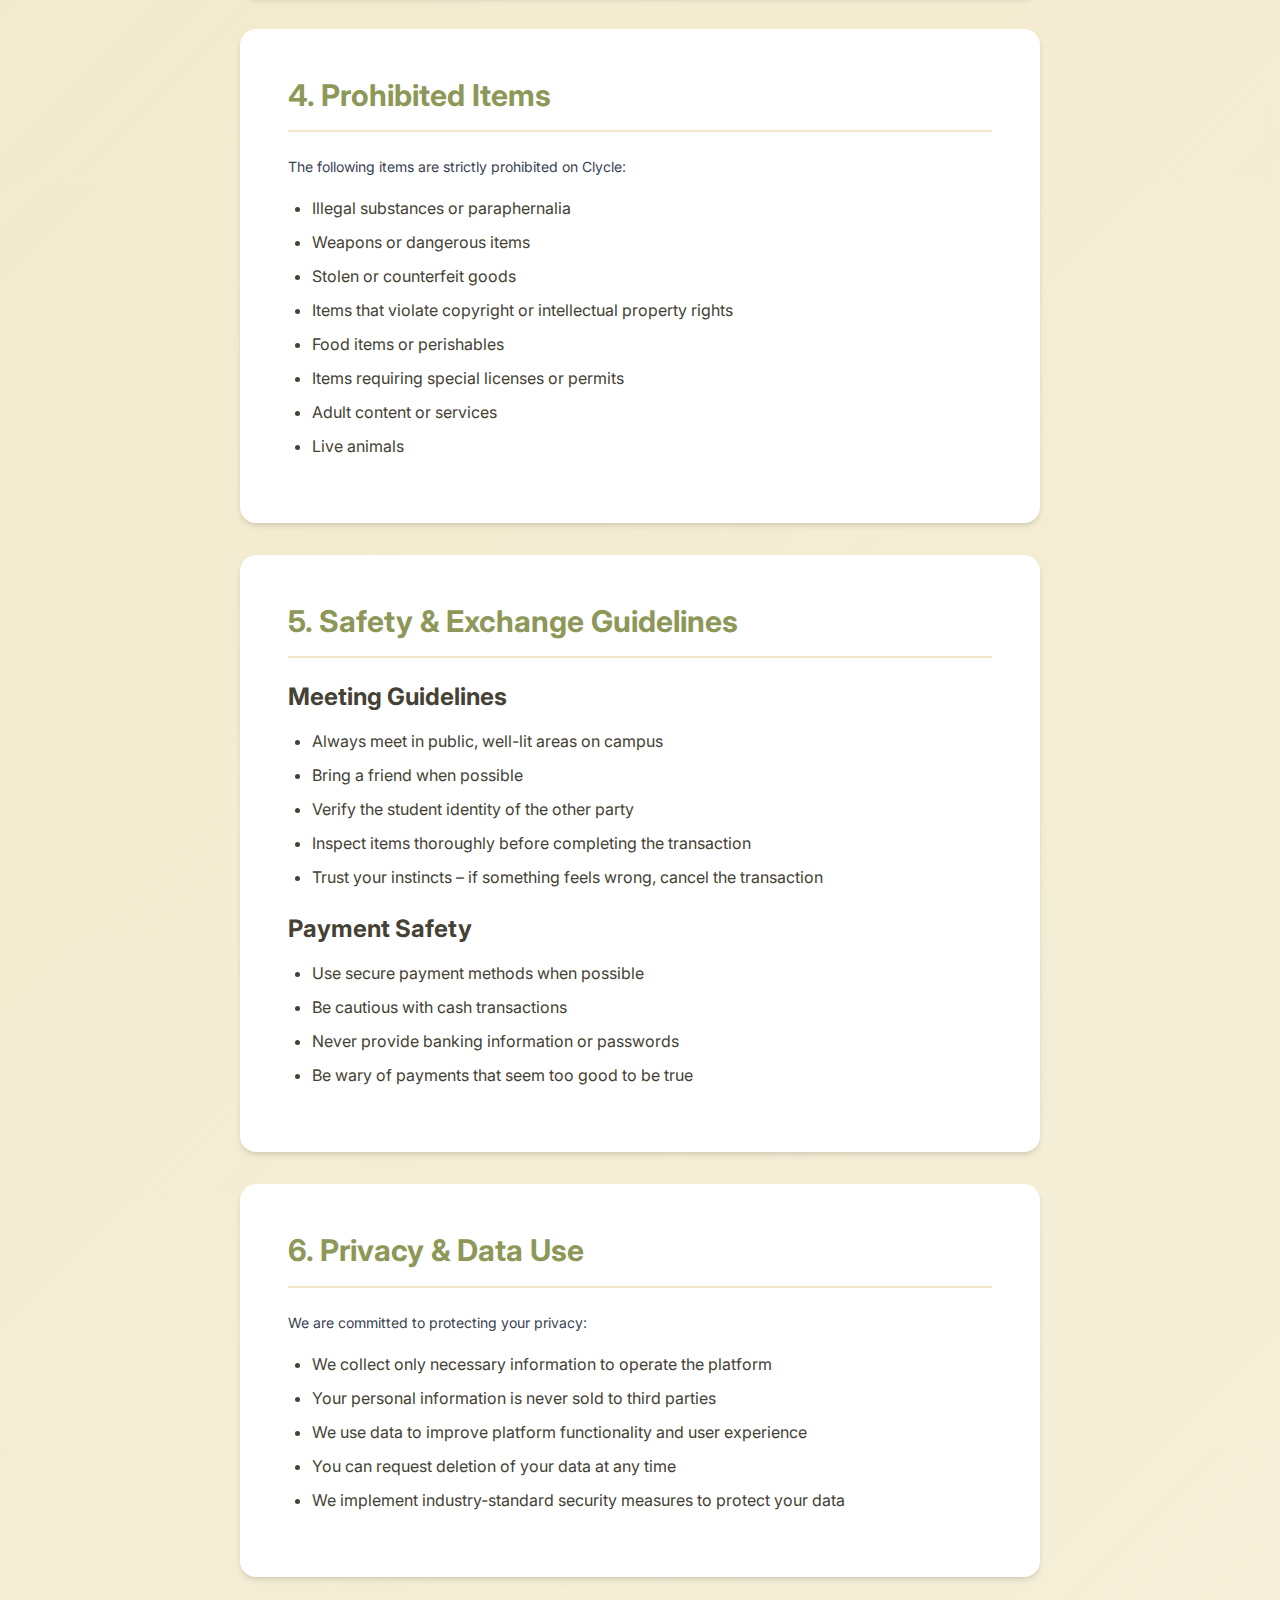
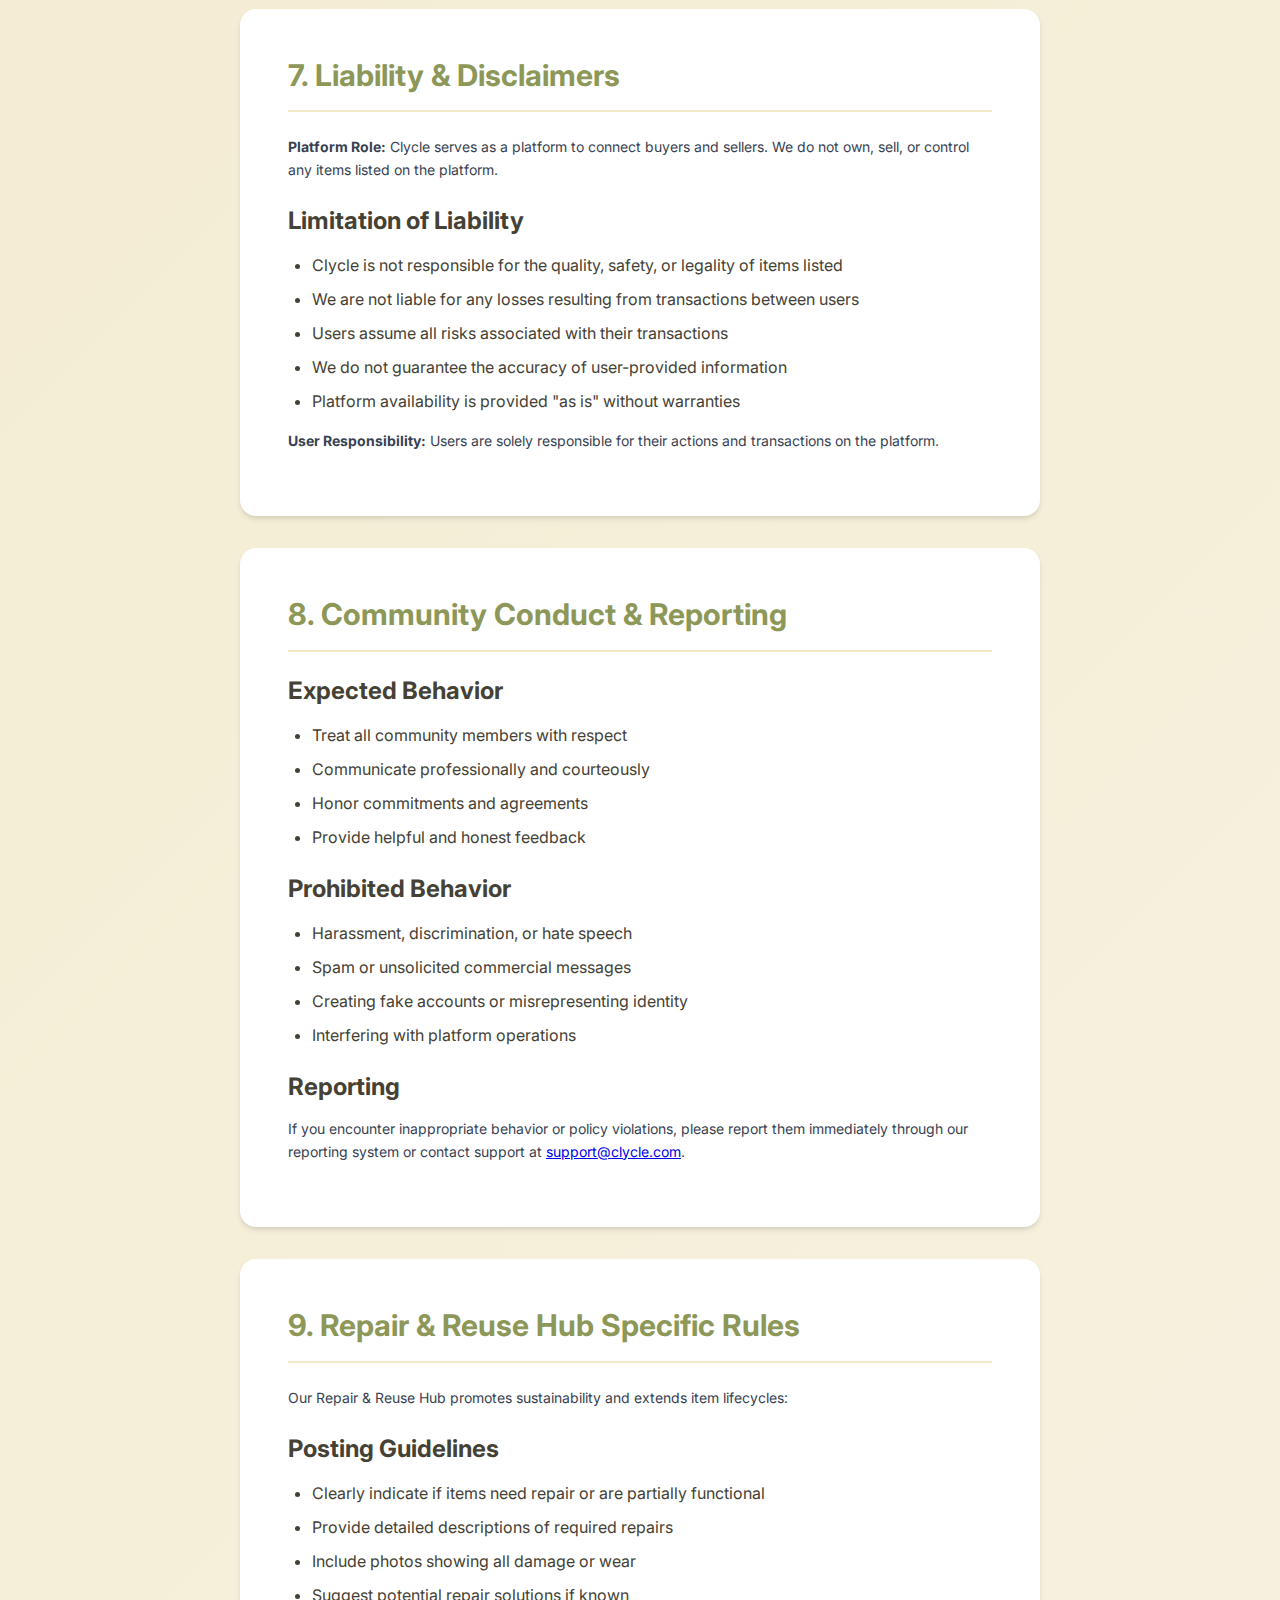
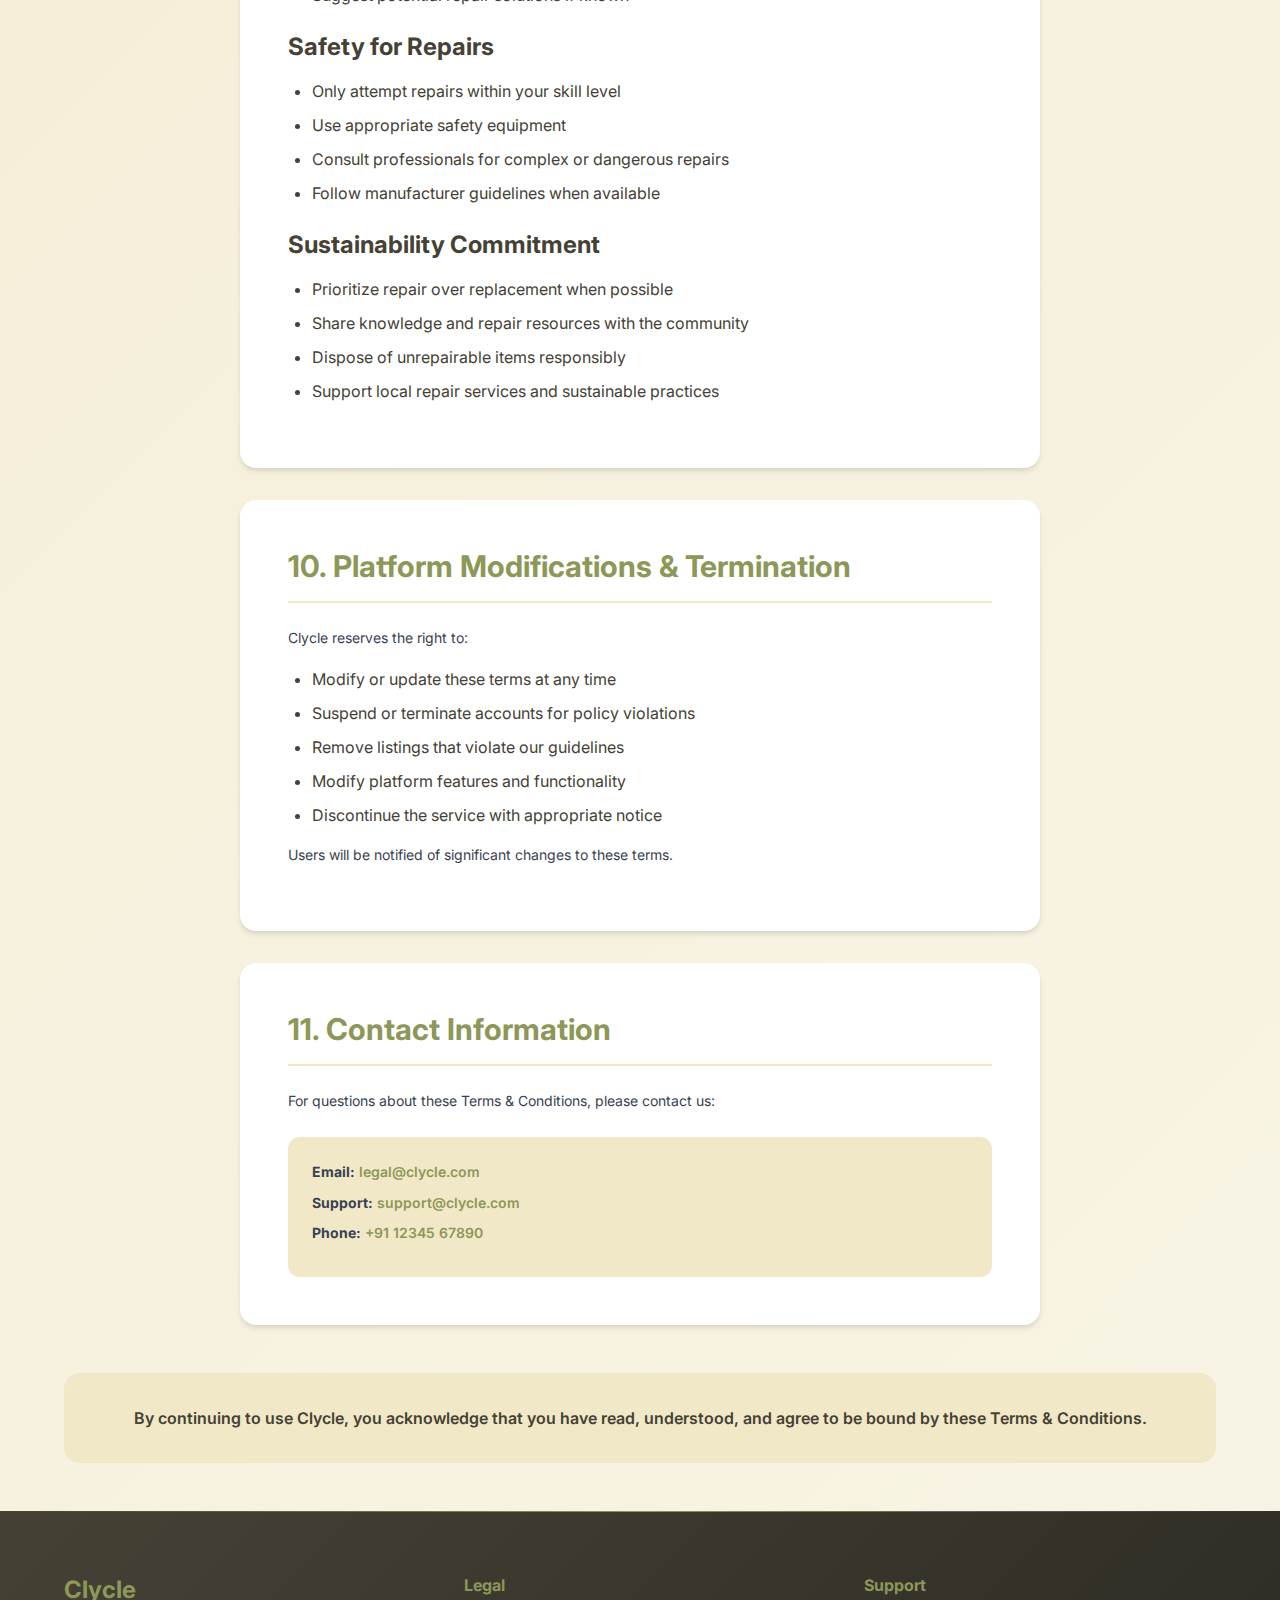
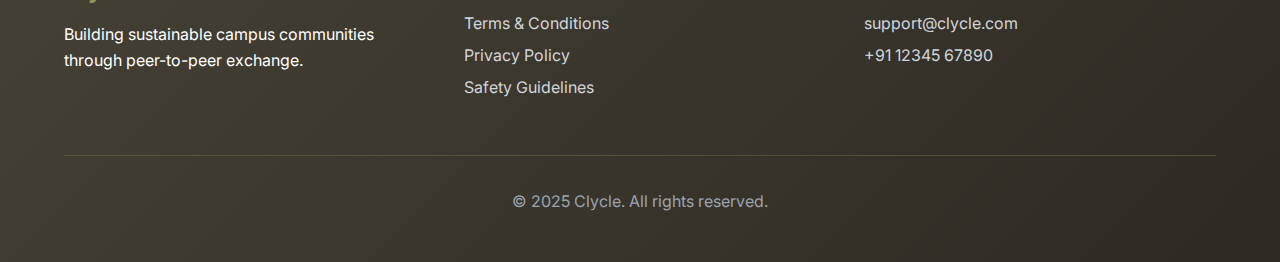
<file: terms.html>
<!DOCTYPE html>
<html lang="en">
<head>
    <meta charset="UTF-8">
    <meta name="viewport" content="width=device-width, initial-scale=1.0">
    <title>Terms & Conditions - Clycle</title>
    <link rel="stylesheet" href="styles.css">
    <link href="https://fonts.googleapis.com/css2?family=Inter:wght@300;400;500;600;700&display=swap" rel="stylesheet">
</head>
<body>
    <!-- Navigation -->
    <nav class="navbar" role="navigation" aria-label="Main navigation">
        <div class="nav-container">
            <div class="nav-logo">
                <a href="index.html" class="logo">Clycle</a>
            </div>
            <ul class="nav-menu" id="nav-menu">
                <li class="nav-item">
                    <a href="index.html" class="nav-link">Home</a>
                </li>
                <li class="nav-item">
                    <a href="listings.html" class="nav-link">Browse</a>
                </li>
                <li class="nav-item">
                    <a href="repair-reuse.html" class="nav-link">Post Item</a>
                </li>
                <li class="nav-item">
                    <a href="index.html#contact" class="nav-link">Contact</a>
                </li>
            </ul>
            <div class="hamburger" id="hamburger" aria-label="Toggle navigation menu">
                <span class="bar"></span>
                <span class="bar"></span>
                <span class="bar"></span>
            </div>
        </div>
    </nav>

    <!-- Terms Content -->
    <section class="terms-section">
        <div class="container">
            <div class="terms-header">
                <h1>Terms & Conditions</h1>
                <p class="last-updated">Last updated: January 1, 2025</p>
            </div>

            <div class="terms-content">
                <section class="terms-section-item">
                    <h2>1. Introduction & Purpose of Clycle</h2>
                    <div class="terms-text">
                        <p>Welcome to Clycle, a peer-to-peer marketplace designed specifically for university and college students. Our platform enables students to buy, sell, rent, and exchange used items including books, electronics, clothing, furniture, and academic materials in a safe, sustainable, and community-focused environment.</p>
                        <p>By using Clycle, you agree to comply with and be bound by these Terms and Conditions. If you do not agree with any part of these terms, you may not use our service.</p>
                    </div>
                </section>

                <section class="terms-section-item">
                    <h2>2. User Responsibilities</h2>
                    <div class="terms-text">
                        <h3>Account Requirements</h3>
                        <ul>
                            <li>You must be a currently enrolled student at a recognized educational institution</li>
                            <li>You must provide accurate and complete information when creating your account</li>
                            <li>You are responsible for maintaining the confidentiality of your account credentials</li>
                            <li>You must notify us immediately of any unauthorized use of your account</li>
                        </ul>
                        
                        <h3>General Conduct</h3>
                        <ul>
                            <li>Use the platform in a respectful and professional manner</li>
                            <li>Respond to inquiries and communications in a timely manner</li>
                            <li>Honor all commitments made through the platform</li>
                            <li>Report any suspicious or inappropriate behavior</li>
                        </ul>
                    </div>
                </section>

                <section class="terms-section-item">
                    <h2>3. Item Condition Accuracy</h2>
                    <div class="terms-text">
                        <p>Sellers must provide honest and accurate descriptions of their items, including:</p>
                        <ul>
                            <li>Current condition and any defects or wear</li>
                            <li>Age and usage history of the item</li>
                            <li>All included accessories or missing components</li>
                            <li>Clear, recent photographs showing the item's actual condition</li>
                        </ul>
                        <p>Misrepresenting an item's condition may result in account suspension or termination.</p>
                    </div>
                </section>

                <section class="terms-section-item">
                    <h2>4. Prohibited Items</h2>
                    <div class="terms-text">
                        <p>The following items are strictly prohibited on Clycle:</p>
                        <ul>
                            <li>Illegal substances or paraphernalia</li>
                            <li>Weapons or dangerous items</li>
                            <li>Stolen or counterfeit goods</li>
                            <li>Items that violate copyright or intellectual property rights</li>
                            <li>Food items or perishables</li>
                            <li>Items requiring special licenses or permits</li>
                            <li>Adult content or services</li>
                            <li>Live animals</li>
                        </ul>
                    </div>
                </section>

                <section class="terms-section-item">
                    <h2>5. Safety & Exchange Guidelines</h2>
                    <div class="terms-text">
                        <h3>Meeting Guidelines</h3>
                        <ul>
                            <li>Always meet in public, well-lit areas on campus</li>
                            <li>Bring a friend when possible</li>
                            <li>Verify the student identity of the other party</li>
                            <li>Inspect items thoroughly before completing the transaction</li>
                            <li>Trust your instincts – if something feels wrong, cancel the transaction</li>
                        </ul>
                        
                        <h3>Payment Safety</h3>
                        <ul>
                            <li>Use secure payment methods when possible</li>
                            <li>Be cautious with cash transactions</li>
                            <li>Never provide banking information or passwords</li>
                            <li>Be wary of payments that seem too good to be true</li>
                        </ul>
                    </div>
                </section>

                <section class="terms-section-item">
                    <h2>6. Privacy & Data Use</h2>
                    <div class="terms-text">
                        <p>We are committed to protecting your privacy:</p>
                        <ul>
                            <li>We collect only necessary information to operate the platform</li>
                            <li>Your personal information is never sold to third parties</li>
                            <li>We use data to improve platform functionality and user experience</li>
                            <li>You can request deletion of your data at any time</li>
                            <li>We implement industry-standard security measures to protect your data</li>
                        </ul>
                    </div>
                </section>

                <section class="terms-section-item">
                    <h2>7. Liability & Disclaimers</h2>
                    <div class="terms-text">
                        <p><strong>Platform Role:</strong> Clycle serves as a platform to connect buyers and sellers. We do not own, sell, or control any items listed on the platform.</p>
                        
                        <h3>Limitation of Liability</h3>
                        <ul>
                            <li>Clycle is not responsible for the quality, safety, or legality of items listed</li>
                            <li>We are not liable for any losses resulting from transactions between users</li>
                            <li>Users assume all risks associated with their transactions</li>
                            <li>We do not guarantee the accuracy of user-provided information</li>
                            <li>Platform availability is provided "as is" without warranties</li>
                        </ul>
                        
                        <p><strong>User Responsibility:</strong> Users are solely responsible for their actions and transactions on the platform.</p>
                    </div>
                </section>

                <section class="terms-section-item">
                    <h2>8. Community Conduct & Reporting</h2>
                    <div class="terms-text">
                        <h3>Expected Behavior</h3>
                        <ul>
                            <li>Treat all community members with respect</li>
                            <li>Communicate professionally and courteously</li>
                            <li>Honor commitments and agreements</li>
                            <li>Provide helpful and honest feedback</li>
                        </ul>
                        
                        <h3>Prohibited Behavior</h3>
                        <ul>
                            <li>Harassment, discrimination, or hate speech</li>
                            <li>Spam or unsolicited commercial messages</li>
                            <li>Creating fake accounts or misrepresenting identity</li>
                            <li>Interfering with platform operations</li>
                        </ul>
                        
                        <h3>Reporting</h3>
                        <p>If you encounter inappropriate behavior or policy violations, please report them immediately through our reporting system or contact support at <a href="mailto:support@clycle.com">support@clycle.com</a>.</p>
                    </div>
                </section>

                <section class="terms-section-item">
                    <h2>9. Repair & Reuse Hub Specific Rules</h2>
                    <div class="terms-text">
                        <p>Our Repair & Reuse Hub promotes sustainability and extends item lifecycles:</p>
                        
                        <h3>Posting Guidelines</h3>
                        <ul>
                            <li>Clearly indicate if items need repair or are partially functional</li>
                            <li>Provide detailed descriptions of required repairs</li>
                            <li>Include photos showing all damage or wear</li>
                            <li>Suggest potential repair solutions if known</li>
                        </ul>
                        
                        <h3>Safety for Repairs</h3>
                        <ul>
                            <li>Only attempt repairs within your skill level</li>
                            <li>Use appropriate safety equipment</li>
                            <li>Consult professionals for complex or dangerous repairs</li>
                            <li>Follow manufacturer guidelines when available</li>
                        </ul>
                        
                        <h3>Sustainability Commitment</h3>
                        <ul>
                            <li>Prioritize repair over replacement when possible</li>
                            <li>Share knowledge and repair resources with the community</li>
                            <li>Dispose of unrepairable items responsibly</li>
                            <li>Support local repair services and sustainable practices</li>
                        </ul>
                    </div>
                </section>

                <section class="terms-section-item">
                    <h2>10. Platform Modifications & Termination</h2>
                    <div class="terms-text">
                        <p>Clycle reserves the right to:</p>
                        <ul>
                            <li>Modify or update these terms at any time</li>
                            <li>Suspend or terminate accounts for policy violations</li>
                            <li>Remove listings that violate our guidelines</li>
                            <li>Modify platform features and functionality</li>
                            <li>Discontinue the service with appropriate notice</li>
                        </ul>
                        <p>Users will be notified of significant changes to these terms.</p>
                    </div>
                </section>

                <section class="terms-section-item">
                    <h2>11. Contact Information</h2>
                    <div class="terms-text">
                        <p>For questions about these Terms & Conditions, please contact us:</p>
                        <div class="contact-info">
                            <p><strong>Email:</strong> <a href="mailto:legal@clycle.com">legal@clycle.com</a></p>
                            <p><strong>Support:</strong> <a href="mailto:support@clycle.com">support@clycle.com</a></p>
                            <p><strong>Phone:</strong> <a href="tel:+911234567890">+91 12345 67890</a></p>
                        </div>
                    </div>
                </section>
            </div>

            <div class="terms-footer">
                <p>By continuing to use Clycle, you acknowledge that you have read, understood, and agree to be bound by these Terms & Conditions.</p>
            </div>
        </div>
    </section>

    <!-- Footer -->
    <footer class="footer">
        <div class="container">
            <div class="footer-content">
                <div class="footer-section">
                    <h3>Clycle</h3>
                    <p>Building sustainable campus communities through peer-to-peer exchange.</p>
                </div>
                <div class="footer-section">
                    <h4>Legal</h4>
                    <ul>
                        <li><a href="terms.html">Terms & Conditions</a></li>
                        <li><a href="#privacy">Privacy Policy</a></li>
                        <li><a href="#safety">Safety Guidelines</a></li>
                    </ul>
                </div>
                <div class="footer-section">
                    <h4>Support</h4>
                    <ul>
                        <li><a href="mailto:support@clycle.com">support@clycle.com</a></li>
                        <li><a href="tel:+911234567890">+91 12345 67890</a></li>
                    </ul>
                </div>
            </div>
            <div class="footer-bottom">
                <p>&copy; 2025 Clycle. All rights reserved.</p>
            </div>
        </div>
    </footer>

    <script src="app.js"></script>
</body>
</html>
</file>
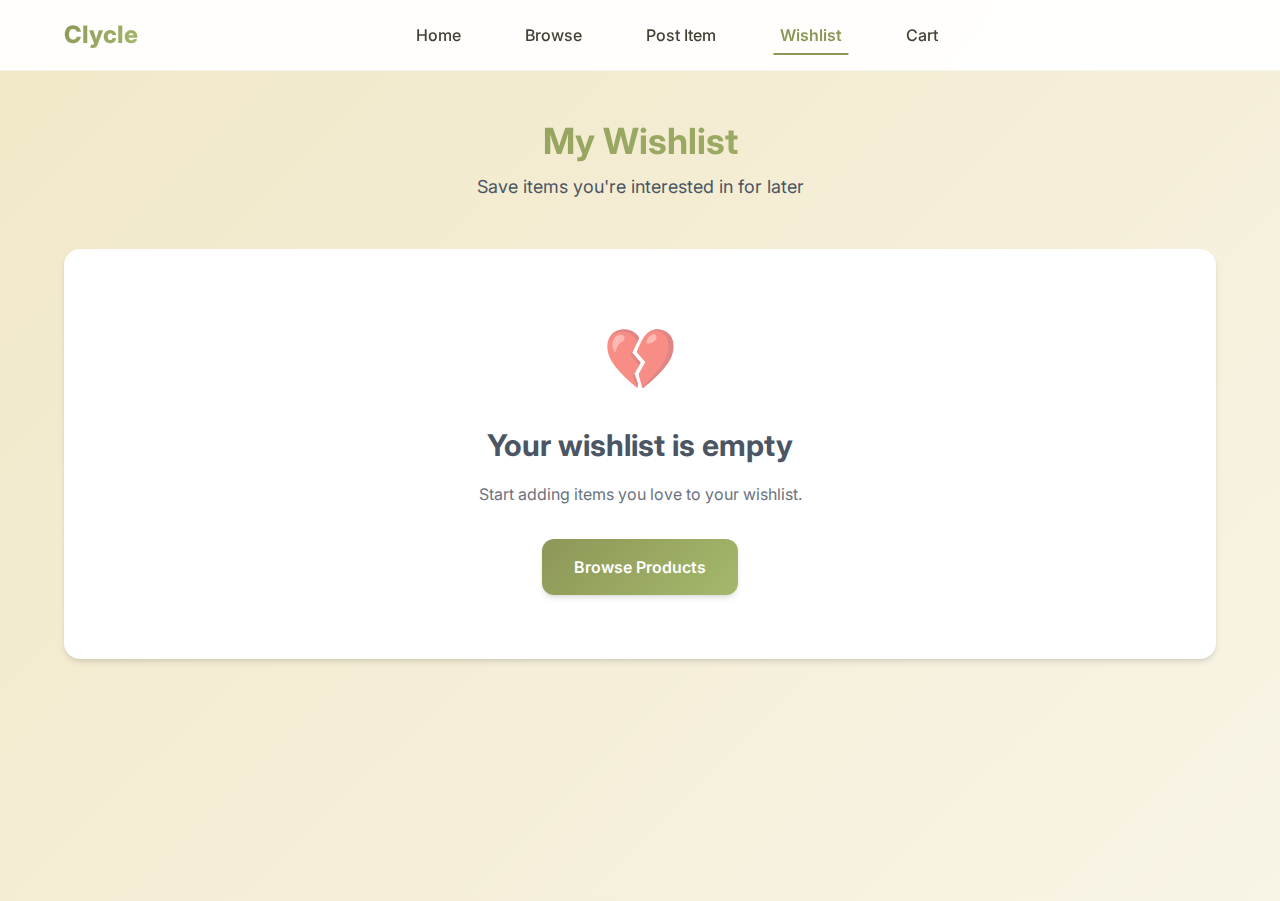
<file: wishlist.html>
<!DOCTYPE html>
<html lang="en">
<head>
    <meta charset="UTF-8">
    <meta name="viewport" content="width=device-width, initial-scale=1.0">
    <title>Wishlist - Clycle</title>
    <link rel="stylesheet" href="styles.css">
    <link href="https://fonts.googleapis.com/css2?family=Inter:wght@300;400;500;600;700&display=swap" rel="stylesheet">
</head>
<body>
    <!-- Navigation -->
    <nav class="navbar" role="navigation" aria-label="Main navigation">
        <div class="nav-container">
            <div class="nav-logo">
                <a href="index.html" class="logo">Clycle</a>
            </div>
            <ul class="nav-menu" id="nav-menu">
                <li class="nav-item">
                    <a href="index.html" class="nav-link">Home</a>
                </li>
                <li class="nav-item">
                    <a href="listings.html" class="nav-link">Browse</a>
                </li>
                <li class="nav-item">
                    <a href="repair-reuse.html" class="nav-link">Post Item</a>
                </li>
                <li class="nav-item">
                    <a href="wishlist.html" class="nav-link active" aria-current="page">Wishlist <span class="badge" id="wishlist-badge">0</span></a>
                </li>
                <li class="nav-item">
                    <a href="cart.html" class="nav-link">Cart <span class="badge" id="cart-badge">0</span></a>
                </li>
            </ul>
            <div class="hamburger" id="hamburger" aria-label="Toggle navigation menu">
                <span class="bar"></span>
                <span class="bar"></span>
                <span class="bar"></span>
            </div>
        </div>
    </nav>

    <!-- Wishlist Section -->
    <section class="wishlist-section">
        <div class="container">
            <div class="page-header">
                <h1>My Wishlist</h1>
                <p>Save items you're interested in for later</p>
            </div>

            <div class="wishlist-content" id="wishlist-content">
                <!-- Content loaded by JavaScript -->
            </div>

            <!-- Empty State -->
            <div class="empty-state" id="empty-wishlist" style="display: none;">
                <div class="empty-icon">💔</div>
                <h2>Your wishlist is empty</h2>
                <p>Start adding items you love to your wishlist.</p>
                <a href="listings.html" class="btn btn-primary">Browse Products</a>
            </div>
        </div>
    </section>

    <script src="app.js"></script>
</body>
</html>
</file>
<file: styles.css>
/* ===== GLOBAL STYLES ===== */
:root {
  /* Color Palette */
  --primary-green: #8D9758;
  --light-earthy: #F1E8C7;
  --dark-earthy: #454135;
  --accent-blue: #3B82F6;
  --white: #ffffff;
  --gray-50: #f9fafb;
  --gray-100: #f3f4f6;
  --gray-200: #e5e7eb;
  --gray-300: #d1d5db;
  --gray-400: #9ca3af;
  --gray-500: #6b7280;
  --gray-600: #4b5563;
  --gray-700: #374151;
  --gray-800: #1f2937;
  --gray-900: #111827;
  --success: #10b981;
  --warning: #f59e0b;
  --error: #ef4444;
  
  /* Spacing */
  --spacing-xs: 4px;
  --spacing-sm: 8px;
  --spacing-md: 16px;
  --spacing-lg: 24px;
  --spacing-xl: 32px;
  --spacing-2xl: 48px;
  --spacing-3xl: 64px;
  
  /* Border Radius */
  --radius-sm: 6px;
  --radius-md: 12px;
  --radius-lg: 16px;
  --radius-xl: 24px;
  --radius-full: 9999px;
  
  /* Shadows */
  --shadow-sm: 0 1px 2px 0 rgba(0, 0, 0, 0.05);
  --shadow-md: 0 4px 6px -1px rgba(0, 0, 0, 0.1), 0 2px 4px -1px rgba(0, 0, 0, 0.06);
  --shadow-lg: 0 10px 15px -3px rgba(0, 0, 0, 0.1), 0 4px 6px -2px rgba(0, 0, 0, 0.05);
  --shadow-xl: 0 20px 25px -5px rgba(0, 0, 0, 0.1), 0 10px 10px -5px rgba(0, 0, 0, 0.04);
  --shadow-2xl: 0 25px 50px -12px rgba(0, 0, 0, 0.25);
  --shadow-glow: 0 0 20px rgba(141, 151, 88, 0.3);
  
  /* Transitions */
  --transition-fast: 150ms ease-in-out;
  --transition-normal: 250ms ease-in-out;
  --transition-slow: 350ms ease-in-out;
  
  /* Typography */
  --font-family: 'Inter', -apple-system, BlinkMacSystemFont, 'Segoe UI', Roboto, sans-serif;
  --font-size-xs: 0.75rem;
  --font-size-sm: 0.875rem;
  --font-size-base: 1rem;
  --font-size-lg: 1.125rem;
  --font-size-xl: 1.25rem;
  --font-size-2xl: 1.5rem;
  --font-size-3xl: 1.875rem;
  --font-size-4xl: 2.25rem;
  --font-size-5xl: 3rem;
  --font-size-6xl: 3.75rem;
  
  /* Line Heights */
  --leading-tight: 1.25;
  --leading-snug: 1.375;
  --leading-normal: 1.5;
  --leading-relaxed: 1.625;
  --leading-loose: 2;
}

* {
  margin: 0;
  padding: 0;
  box-sizing: border-box;
}

html {
  scroll-behavior: smooth;
  font-size: 16px;
}

body {
  font-family: var(--font-family);
  line-height: var(--leading-normal);
  color: var(--dark-earthy);
  background: linear-gradient(135deg, var(--light-earthy) 0%, #f8f4e6 100%);
  min-height: 100vh;
  overflow-x: hidden;
}

/* ===== ENHANCED ANIMATIONS ===== */
@keyframes fadeInUp {
  from {
    opacity: 0;
    transform: translateY(30px);
  }
  to {
    opacity: 1;
    transform: translateY(0);
  }
}

@keyframes fadeInLeft {
  from {
    opacity: 0;
    transform: translateX(-30px);
  }
  to {
    opacity: 1;
    transform: translateX(0);
  }
}

@keyframes fadeInRight {
  from {
    opacity: 0;
    transform: translateX(30px);
  }
  to {
    opacity: 1;
    transform: translateX(0);
  }
}

@keyframes scaleIn {
  from {
    opacity: 0;
    transform: scale(0.9);
  }
  to {
    opacity: 1;
    transform: scale(1);
  }
}

@keyframes pulse {
  0%, 100% {
    transform: scale(1);
  }
  50% {
    transform: scale(1.05);
  }
}

@keyframes shimmer {
  0% {
    background-position: -200px 0;
  }
  100% {
    background-position: calc(200px + 100%) 0;
  }
}

@keyframes float {
  0%, 100% {
    transform: translateY(0px);
  }
  50% {
    transform: translateY(-10px);
  }
}

@keyframes glow {
  0%, 100% {
    box-shadow: 0 0 20px rgba(141, 151, 88, 0.3);
  }
  50% {
    box-shadow: 0 0 30px rgba(141, 151, 88, 0.5);
  }
}

/* ===== ENHANCED TYPOGRAPHY ===== */
h1, h2, h3, h4, h5, h6 {
  font-weight: 700;
  line-height: var(--leading-tight);
  color: var(--dark-earthy);
  margin-bottom: var(--spacing-md);
}

h1 {
  font-size: var(--font-size-4xl);
  background: linear-gradient(135deg, var(--primary-green), #a4b86b);
  -webkit-background-clip: text;
  -webkit-text-fill-color: transparent;
  background-clip: text;
}

h2 {
  font-size: var(--font-size-3xl);
}

h3 {
  font-size: var(--font-size-2xl);
}

p {
  margin-bottom: var(--spacing-md);
  line-height: var(--leading-relaxed);
}

/* Floating Background Elements */
.floating-elements {
    position: absolute;
    top: 0;
    left: 0;
    width: 100%;
    height: 100%;
    overflow: hidden;
    z-index: 1;
}

.float-item {
    position: absolute;
    width: 80px;
    height: 80px;
    background: linear-gradient(45deg, var(--primary-olive), var(--secondary-green));
    border-radius: 50%;
    opacity: 0.2;
    animation: float 20s linear infinite;
    box-shadow: 0 4px 20px rgba(141, 151, 88, 0.3);
}

@keyframes float {
    0% { 
        transform: translateY(100vh) rotate(0deg) scale(0.5); 
        opacity: 0;
    }
    10% { opacity: 0.25; }
    50% { opacity: 0.3; }
    90% { opacity: 0.25; }
    100% { 
        transform: translateY(-100px) rotate(360deg) scale(1.2); 
        opacity: 0;
    }
}

@keyframes floatBackground {
    0%, 100% { transform: translate(0, 0) rotate(0deg); }
    33% { transform: translate(30px, -30px) rotate(120deg); }
    66% { transform: translate(-20px, 20px) rotate(240deg); }
}

@keyframes shimmerBg {
    0%, 100% { opacity: 0; }
    50% { opacity: 1; }
}

@keyframes textGlow {
    0% { 
        filter: brightness(1); 
        transform: translateY(0px);
    }
    100% { 
        filter: brightness(1.3) drop-shadow(0 0 25px rgba(141, 151, 88, 0.4)); 
        transform: translateY(-5px);
    }
}

@keyframes fadeInUp {
    from {
        opacity: 0;
        transform: translateY(50px);
    }
    to {
        opacity: 1;
        transform: translateY(0);
    }
}


/* ===== ENHANCED BUTTONS ===== */
.btn {
  display: inline-flex;
  align-items: center;
  justify-content: center;
  gap: var(--spacing-sm);
  padding: var(--spacing-md) var(--spacing-xl);
  border: none;
  border-radius: var(--radius-md);
  font-family: var(--font-family);
  font-size: var(--font-size-base);
  font-weight: 600;
  text-decoration: none;
  cursor: pointer;
  transition: all var(--transition-normal);
  position: relative;
  overflow: hidden;
  white-space: nowrap;
}

.btn::before {
  content: '';
  position: absolute;
  top: 0;
  left: -100%;
  width: 100%;
  height: 100%;
  background: linear-gradient(90deg, transparent, rgba(255, 255, 255, 0.2), transparent);
  transition: left var(--transition-slow);
}

.btn:hover::before {
  left: 100%;
}

.btn-primary {
  background: linear-gradient(135deg, var(--primary-green), #a4b86b);
  color: var(--white);
  box-shadow: var(--shadow-md);
}

.btn-primary:hover {
  transform: translateY(-2px);
  box-shadow: var(--shadow-xl);
  animation: glow 2s infinite;
}

.btn-secondary {
  background: var(--white);
  color: var(--primary-green);
  border: 2px solid var(--primary-green);
  box-shadow: var(--shadow-sm);
}

.btn-secondary:hover {
  background: var(--primary-green);
  color: var(--white);
  transform: translateY(-2px);
  box-shadow: var(--shadow-lg);
}

.btn-outline {
  background: transparent;
  color: var(--dark-earthy);
  border: 2px solid var(--gray-300);
}

.btn-outline:hover {
  background: var(--dark-earthy);
  color: var(--white);
  border-color: var(--dark-earthy);
  transform: translateY(-1px);
}

.btn-danger {
  background: linear-gradient(135deg, var(--error), #f87171);
  color: var(--white);
}

.btn-danger:hover {
  transform: translateY(-2px);
  box-shadow: var(--shadow-lg);
}

.btn-google {
  background: var(--white);
  color: var(--gray-700);
  border: 2px solid var(--gray-200);
  box-shadow: var(--shadow-sm);
}

.btn-google:hover {
  box-shadow: var(--shadow-md);
  transform: translateY(-1px);
}

/* ===== ENHANCED NAVIGATION ===== */
.navbar {
  background: rgba(255, 255, 255, 0.95);
  backdrop-filter: blur(20px);
  border-bottom: 1px solid rgba(141, 151, 88, 0.1);
  position: sticky;
  top: 0;
  z-index: 1000;
  transition: all var(--transition-normal);
}

.navbar.scrolled {
  box-shadow: var(--shadow-lg);
  background: rgba(255, 255, 255, 0.98);
}

.nav-container {
  max-width: 1200px;
  margin: 0 auto;
  padding: 0 var(--spacing-lg);
  display: flex;
  align-items: center;
  justify-content: space-between;
  height: 70px;
}

.logo {
  font-size: var(--font-size-2xl);
  font-weight: 800;
  color: var(--primary-green);
  text-decoration: none;
  background: linear-gradient(135deg, var(--primary-green), #a4b86b);
  -webkit-background-clip: text;
  -webkit-text-fill-color: transparent;
  background-clip: text;
  transition: all var(--transition-normal);
}

.logo:hover {
  transform: scale(1.05);
  filter: drop-shadow(0 2px 4px rgba(141, 151, 88, 0.3));
}

.nav-menu {
  display: flex;
  list-style: none;
  gap: var(--spacing-xl);
  align-items: center;
}

.nav-link {
  color: var(--dark-earthy);
  text-decoration: none;
  font-weight: 500;
  padding: var(--spacing-sm) var(--spacing-md);
  border-radius: var(--radius-md);
  transition: all var(--transition-normal);
  position: relative;
}

.nav-link::after {
  content: '';
  position: absolute;
  bottom: -2px;
  left: 50%;
  width: 0;
  height: 2px;
  background: var(--primary-green);
  transition: all var(--transition-normal);
  transform: translateX(-50%);
}

.nav-link:hover::after,
.nav-link.active::after {
  width: 80%;
}

.nav-link:hover {
  color: var(--primary-green);
  background: rgba(141, 151, 88, 0.1);
}

.nav-link.active {
  color: var(--primary-green);
  font-weight: 600;
}

/* ===== ENHANCED HERO SECTION ===== */
/* HERO */
.hero {
  padding: clamp(var(--spacing-2xl), 6vw, var(--spacing-4xl)) 0;
  background: linear-gradient(135deg, var(--light-earthy) 0%, #f8f4e6 50%, var(--white) 100%);
  position: relative;
  overflow: hidden;
  isolation: isolate; /* keeps overlay effects contained */
}

/* Soft animated radial glow */
.hero::before {
  content: "";
  position: absolute;
  inset: -30% -40% auto auto;
  width: 120vmax;
  height: 120vmax;
  background: radial-gradient(circle, rgba(141,151,88,0.10) 0%, transparent 65%);
  animation: float 10s ease-in-out infinite;
  transform-origin: 70% 30%;
  pointer-events: none;
  z-index: 0;
}

/* Subtle texture overlay (very low opacity) */
.hero::after {
  content: "";
  position: absolute;
  inset: 0;
  background-image:
    radial-gradient(transparent 0 1px),
    linear-gradient(transparent, transparent);
  opacity: 0.06;
  mix-blend-mode: multiply;
  pointer-events: none;
  z-index: 0;
}

.hero-content {
  text-align: center;
  max-width: min(800px, 92vw);
  margin: 0 auto;
  position: relative;
  z-index: 2;
  padding: clamp(var(--spacing-xl), 3vw, var(--spacing-2xl));
  background: rgba(255,255,255,0.55);        /* glass effect on light theme */
  backdrop-filter: blur(8px);
  -webkit-backdrop-filter: blur(8px);
  border-radius: var(--radius-lg);
  box-shadow: 0 20px 60px rgba(0,0,0,0.08);
  animation: fadeInUp 700ms ease-out both;
  border: 1px solid rgba(0,0,0,0.04);
}

.hero h1 {
  font-size: clamp(1.8rem, 3.5vw, var(--font-size-5xl));
  margin-bottom: var(--spacing-lg);
  line-height: var(--leading-tight);
  letter-spacing: -0.02em;
}

.hero-subtitle {
  font-size: clamp(1rem, 1.3vw, var(--font-size-xl));
  color: var(--gray-600);
  margin-bottom: var(--spacing-2xl);
  line-height: var(--leading-relaxed);
}

/* Buttons row */
.hero-buttons {
  display: flex;
  gap: var(--spacing-lg);
  justify-content: center;
  flex-wrap: wrap;
}

.hero-buttons .btn {
  padding: var(--spacing-lg) var(--spacing-2xl);
  font-size: clamp(0.95rem, 1.1vw, var(--font-size-lg));
  border-radius: var(--radius-lg);
  transition: transform 200ms ease, box-shadow 200ms ease, outline-offset 200ms ease;
  box-shadow: 0 10px 24px rgba(0,0,0,0.08);
  will-change: transform;
}

.hero-buttons .btn:where(:hover,:focus-visible) {
  transform: translateY(-2px);
  box-shadow: 0 14px 32px rgba(0,0,0,0.12);
  outline: 2px solid currentColor; /* uses existing button color */
  outline-offset: 2px;
}

/* Decorative floating shapes (no new text) */
.hero-shape {
  position: absolute;
  aspect-ratio: 1 / 1;
  filter: blur(26px);
  opacity: 0.15;
  pointer-events: none;
  z-index: 1;
}
.hero-shape--tl {
  width: 220px;
  top: -40px;
  left: -40px;
  background: radial-gradient(circle at 30% 30%, rgba(141,151,88,0.35), transparent 60%);
  animation: bob 9s ease-in-out infinite;
}
.hero-shape--br {
  width: 280px;
  bottom: -60px;
  right: -60px;
  background: radial-gradient(circle at 70% 70%, rgba(141,151,88,0.25), transparent 65%);
  animation: bob 11s ease-in-out infinite reverse;
}

/* Motion-safety */
@media (prefers-reduced-motion: reduce) {
  .hero-content,
  .hero::before,
  .hero-shape { animation: none !important; }
  .hero-buttons .btn { transition: none !important; }
}

/* Keyframes */
@keyframes fadeInUp {
  from { opacity: 0; transform: translateY(10px); }
  to   { opacity: 1; transform: translateY(0); }
}
@keyframes float {
  0%,100% { transform: translate3d(0,0,0) scale(1); }
  50%     { transform: translate3d(-1.5%, -1.5%, 0) scale(1.02); }
}
@keyframes bob {
  0%,100% { transform: translateY(0); }
  50%     { transform: translateY(-10px); }
}

/* Small screens: tighten gaps a bit */
@media (max-width: 480px) {
  .hero-buttons { gap: var(--spacing-md); }
}
/* ===== ENHANCED CARDS ===== */
.card {
  background: var(--white);
  border-radius: var(--radius-lg);
  box-shadow: var(--shadow-md);
  transition: all var(--transition-normal);
  overflow: hidden;
  position: relative;
}

.card::before {
  content: '';
  position: absolute;
  top: 0;
  left: 0;
  right: 0;
  height: 4px;
  background: linear-gradient(90deg, var(--primary-green), #a4b86b);
  transform: scaleX(0);
  transition: transform var(--transition-normal);
}

.card:hover::before {
  transform: scaleX(1);
}

.card:hover {
  transform: translateY(-8px);
  box-shadow: var(--shadow-2xl);
}

.product-card {
  background: var(--white);
  border-radius: var(--radius-lg);
  overflow: hidden;
  box-shadow: var(--shadow-md);
  transition: all var(--transition-normal);
  position: relative;
  animation: fadeInUp 0.6s ease-out;
}

.product-card:hover {
  transform: translateY(-10px) scale(1.02);
  box-shadow: var(--shadow-2xl);
}

.product-image {
  position: relative;
  overflow: hidden;
  aspect-ratio: 4/3;
}

.product-image img {
  width: 100%;
  height: 100%;
  object-fit: cover;
  transition: transform var(--transition-slow);
}

.product-card:hover .product-image img {
  transform: scale(1.1);
}

.product-overlay {
  position: absolute;
  top: 0;
  left: 0;
  right: 0;
  bottom: 0;
  background: linear-gradient(to bottom, transparent 0%, rgba(0, 0, 0, 0.7) 100%);
  opacity: 0;
  transition: opacity var(--transition-normal);
}

.product-card:hover .product-overlay {
  opacity: 1;
}

.product-actions {
  position: absolute;
  bottom: var(--spacing-md);
  left: var(--spacing-md);
  right: var(--spacing-md);
  display: flex;
  gap: var(--spacing-sm);
  opacity: 0;
  transform: translateY(20px);
  transition: all var(--transition-normal);
}

.product-card:hover .product-actions {
  opacity: 1;
  transform: translateY(0);
}

.product-info {
  padding: var(--spacing-lg);
}

.product-name {
  font-size: var(--font-size-lg);
  font-weight: 600;
  margin-bottom: var(--spacing-sm);
  color: var(--dark-earthy);
}

.product-price {
  font-size: var(--font-size-xl);
  font-weight: 700;
  color: var(--primary-green);
  margin-bottom: var(--spacing-sm);
}

.product-condition {
  display: inline-block;
  padding: var(--spacing-xs) var(--spacing-sm);
  background: var(--light-earthy);
  color: var(--dark-earthy);
  border-radius: var(--radius-full);
  font-size: var(--font-size-sm);
  font-weight: 500;
  margin-bottom: var(--spacing-sm);
}

.product-specs {
  font-size: var(--font-size-sm);
  color: var(--gray-600);
  line-height: var(--leading-relaxed);
}

/* ===== ENHANCED CATEGORY CARDS ===== */
.categories-grid {
  display: grid;
  grid-template-columns: repeat(auto-fit, minmax(180px, 1fr));
  gap: var(--spacing-lg);
  margin-top: var(--spacing-2xl);
}

.category-card {
  background: var(--white);
  padding: var(--spacing-2xl);
  border-radius: var(--radius-lg);
  text-align: center;
  text-decoration: none;
  color: var(--dark-earthy);
  box-shadow: var(--shadow-md);
  transition: all var(--transition-normal);
  position: relative;
  overflow: hidden;
}

.category-card::before {
  content: '';
  position: absolute;
  top: 0;
  left: -100%;
  width: 100%;
  height: 100%;
  background: linear-gradient(90deg, transparent, rgba(141, 151, 88, 0.1), transparent);
  transition: left var(--transition-slow);
}

.category-card:hover::before {
  left: 100%;
}

.category-card:hover {
  transform: translateY(-8px) scale(1.05);
  box-shadow: var(--shadow-xl);
  background: linear-gradient(135deg, var(--white) 0%, var(--light-earthy) 100%);
}

.category-icon {
  font-size: var(--font-size-4xl);
  margin-bottom: var(--spacing-md);
  display: block;
  transition: transform var(--transition-normal);
}

.category-card:hover .category-icon {
  transform: scale(1.2) rotate(5deg);
  animation: pulse 1s infinite;
}

.category-card h3 {
  font-size: var(--font-size-lg);
  font-weight: 600;
  margin: 0;
}

/* ===== ENHANCED FORMS ===== */
.form-group {
  margin-bottom: var(--spacing-lg);
}

.form-group label {
  display: block;
  font-weight: 600;
  color: var(--dark-earthy);
  margin-bottom: var(--spacing-sm);
  font-size: var(--font-size-sm);
  text-transform: uppercase;
  letter-spacing: 0.5px;
}

.form-group input,
.form-group textarea,
.form-group select {
  width: 100%;
  padding: var(--spacing-md);
  border: 2px solid var(--gray-200);
  border-radius: var(--radius-md);
  font-family: var(--font-family);
  font-size: var(--font-size-base);
  transition: all var(--transition-normal);
  background: var(--white);
}

.form-group input:focus,
.form-group textarea:focus,
.form-group select:focus {
  outline: none;
  border-color: var(--primary-green);
  box-shadow: 0 0 0 3px rgba(141, 151, 88, 0.1);
  transform: translateY(-1px);
}

.form-group input:hover,
.form-group textarea:hover,
.form-group select:hover {
  border-color: var(--primary-green);
}

/* ===== ENHANCED MODALS ===== */
.modal {
  display: none;
  position: fixed;
  top: 0;
  left: 0;
  width: 100%;
  height: 100%;
  background: rgba(0, 0, 0, 0.7);
  backdrop-filter: blur(5px);
  z-index: 2000;
  animation: fadeIn 0.3s ease-out;
}

.modal.active {
  display: flex;
  align-items: center;
  justify-content: center;
}

.modal-content {
  background: var(--white);
  border-radius: var(--radius-xl);
  box-shadow: var(--shadow-2xl);
  max-width: 500px;
  width: 90%;
  max-height: 90vh;
  overflow-y: auto;
  animation: scaleIn 0.3s ease-out;
  position: relative;
}

.modal-header {
  padding: var(--spacing-xl);
  border-bottom: 1px solid var(--gray-200);
  display: flex;
  align-items: center;
  justify-content: space-between;
  background: linear-gradient(135deg, var(--light-earthy), var(--white));
}

.modal-header h2 {
  margin: 0;
  color: var(--dark-earthy);
}

.modal-close {
  background: none;
  border: none;
  font-size: var(--font-size-2xl);
  cursor: pointer;
  color: var(--gray-500);
  transition: all var(--transition-fast);
  width: 40px;
  height: 40px;
  border-radius: var(--radius-full);
  display: flex;
  align-items: center;
  justify-content: center;
}

.modal-close:hover {
  background: var(--gray-100);
  color: var(--error);
  transform: scale(1.1);
}

.modal-body {
  padding: var(--spacing-xl);
}

.modal-footer {
  padding: var(--spacing-xl);
  border-top: 1px solid var(--gray-200);
  display: flex;
  gap: var(--spacing-md);
  justify-content: flex-end;
  background: var(--gray-50);
}

/* ===== ENHANCED BADGES ===== */
.badge {
  background: linear-gradient(135deg, var(--error), #f87171);
  color: var(--white);
  border-radius: var(--radius-full);
  padding: 2px 8px;
  font-size: var(--font-size-xs);
  font-weight: 600;
  position: absolute;
  top: -8px;
  right: -8px;
  min-width: 20px;
  text-align: center;
  animation: pulse 2s infinite;
}

/* ===== ENHANCED STATS SECTION ===== */
.sustainability-stats {
  background: linear-gradient(135deg, var(--primary-green), #a4b86b);
  color: var(--white);
  padding: var(--spacing-3xl) 0;
  position: relative;
  overflow: hidden;
}

.sustainability-stats::before {
  content: '';
  position: absolute;
  top: 0;
  left: 0;
  right: 0;
  bottom: 0;
  background: url('data:image/svg+xml,<svg xmlns="http://www.w3.org/2000/svg" viewBox="0 0 100 100"><circle cx="50" cy="50" r="2" fill="rgba(255,255,255,0.1)"/></svg>') repeat;
  opacity: 0.3;
}

.stats-grid {
  display: grid;
  grid-template-columns: repeat(auto-fit, minmax(200px, 1fr));
  gap: var(--spacing-2xl);
  position: relative;
  z-index: 2;
}

.stat-card {
  text-align: center;
  padding: var(--spacing-xl);
  background: rgba(255, 255, 255, 0.1);
  border-radius: var(--radius-lg);
  backdrop-filter: blur(10px);
  border: 1px solid rgba(255, 255, 255, 0.2);
  transition: all var(--transition-normal);
}

.stat-card:hover {
  transform: translateY(-5px) scale(1.05);
  background: rgba(255, 255, 255, 0.2);
}

.stat-number {
  font-size: var(--font-size-4xl);
  font-weight: 800;
  margin-bottom: var(--spacing-sm);
  background: linear-gradient(135deg, var(--white), #f0f9ff);
  -webkit-background-clip: text;
  -webkit-text-fill-color: transparent;
  background-clip: text;
}

.stat-label {
  font-size: var(--font-size-lg);
  font-weight: 500;
  opacity: 0.9;
}

/* ===== ENHANCED FILTERS ===== */
.filters-section {
  background: var(--white);
  padding: var(--spacing-xl) 0;
  border-bottom: 1px solid var(--gray-200);
  box-shadow: var(--shadow-sm);
  position: relative;
  z-index:1;
}

.filters-container {
  display: grid;
  grid-template-columns: repeat(auto-fit, minmax(200px, 1fr));
  gap: var(--spacing-lg);
  align-items: end;
}

.filter-select {
  background: var(--white);
  border: 2px solid var(--gray-200);
  border-radius: var(--radius-md);
  padding: var(--spacing-md);
  font-family: var(--font-family);
  transition: all var(--transition-normal);
}

.filter-select:focus {
  border-color: var(--primary-green);
  box-shadow: 0 0 0 3px rgba(141, 151, 88, 0.1);
}

/* ===== ENHANCED LOADING STATES ===== */
.loading {
  display: inline-block;
  width: 20px;
  height: 20px;
  border: 3px solid var(--gray-200);
  border-radius: 50%;
  border-top-color: var(--primary-green);
  animation: spin 1s ease-in-out infinite;
}

@keyframes spin {
  to {
    transform: rotate(360deg);
  }
}

.shimmer {
  background: linear-gradient(90deg, var(--gray-200) 25%, var(--gray-100) 50%, var(--gray-200) 75%);
  background-size: 200px 100%;
  animation: shimmer 1.5s infinite;
}

/* ===== ENHANCED EMPTY STATES ===== */
.empty-state {
  text-align: center;
  padding: var(--spacing-3xl);
  background: var(--white);
  border-radius: var(--radius-lg);
  box-shadow: var(--shadow-md);
  animation: fadeInUp 0.6s ease-out;
}

.empty-icon {
  font-size: var(--font-size-6xl);
  margin-bottom: var(--spacing-lg);
  opacity: 0.6;
  animation: float 3s ease-in-out infinite;
}

.empty-state h2 {
  color: var(--gray-600);
  margin-bottom: var(--spacing-md);
}

.empty-state p {
  color: var(--gray-500);
  margin-bottom: var(--spacing-xl);
}

/* ===== ENHANCED FOOTER ===== */
.footer {
  background: linear-gradient(135deg, var(--dark-earthy), #2d2a24);
  color: var(--white);
  padding: var(--spacing-3xl) 0 var(--spacing-xl);
  position: relative;
  overflow: hidden;
}

.footer::before {
  content: '';
  position: absolute;
  top: 0;
  left: 0;
  right: 0;
  height: 1px;
  background: linear-gradient(90deg, transparent, var(--primary-green), transparent);
}

.footer-content {
  display: grid;
  grid-template-columns: repeat(auto-fit, minmax(250px, 1fr));
  gap: var(--spacing-2xl);
  margin-bottom: var(--spacing-2xl);
}

.footer-section h3,
.footer-section h4 {
  color: var(--primary-green);
  margin-bottom: var(--spacing-md);
}

.footer-section ul {
  list-style: none;
}

.footer-section ul li {
  margin-bottom: var(--spacing-sm);
}

.footer-section a {
  color: var(--gray-300);
  text-decoration: none;
  transition: all var(--transition-normal);
}

.footer-section a:hover {
  color: var(--primary-green);
  transform: translateX(5px);
}

.footer-bottom {
  text-align: center;
  padding-top: var(--spacing-xl);
  border-top: 1px solid rgba(141, 151, 88, 0.3);
  color: var(--gray-400);
}

/* ===== ENHANCED RESPONSIVE DESIGN ===== */
.container {
  max-width: 1200px;
  margin: 0 auto;
  padding: 0 var(--spacing-lg);
}

.grid {
  display: grid;
  gap: var(--spacing-lg);
}

.grid-2 {
  grid-template-columns: repeat(2, 1fr);
}

.grid-3 {
  grid-template-columns: repeat(3, 1fr);
}

.grid-4 {
  grid-template-columns: repeat(4, 1fr);
}

/* ===== ENHANCED MOBILE STYLES ===== */
@media (max-width: 768px) {
  :root {
    --font-size-4xl: 2rem;
    --font-size-5xl: 2.5rem;
    --spacing-2xl: 32px;
    --spacing-3xl: 48px;
  }
  
  .nav-menu {
    display: none;
  }
  
  .hamburger {
    display: flex;
    flex-direction: column;
    cursor: pointer;
    gap: 4px;
  }
  
  .hamburger .bar {
    width: 25px;
    height: 3px;
    background: var(--dark-earthy);
    border-radius: 2px;
    transition: all var(--transition-normal);
  }
  
  .hamburger.active .bar:nth-child(1) {
    transform: rotate(45deg) translate(5px, 5px);
  }
  
  .hamburger.active .bar:nth-child(2) {
    opacity: 0;
  }
  
  .hamburger.active .bar:nth-child(3) {
    transform: rotate(-45deg) translate(7px, -6px);
  }
  
  .hero-buttons {
    flex-direction: column;
    align-items: center;
  }
  
  .hero-buttons .btn {
    width: 100%;
    max-width: 300px;
  }
  
  .grid-2,
  .grid-3,
  .grid-4 {
    grid-template-columns: 1fr;
  }
  
  .categories-grid {
    grid-template-columns: repeat(2, 1fr);
  }
  
  .filters-container {
    grid-template-columns: 1fr;
  }
  
  .modal-content {
    width: 95%;
    margin: var(--spacing-lg);
  }
}

@media (max-width: 480px) {
  .container {
    padding: 0 var(--spacing-md);
  }
  
  .categories-grid {
    grid-template-columns: 1fr;
  }
  
  .hero h1 {
    font-size: var(--font-size-3xl);
  }
  
  .hero-subtitle {
    font-size: var(--font-size-lg);
  }
}

/* ===== ENHANCED ACCESSIBILITY ===== */
@media (prefers-reduced-motion: reduce) {
  *,
  *::before,
  *::after {
    animation-duration: 0.01ms !important;
    animation-iteration-count: 1 !important;
    transition-duration: 0.01ms !important;
  }
}

.sr-only {
  position: absolute;
  width: 1px;
  height: 1px;
  padding: 0;
  margin: -1px;
  overflow: hidden;
  clip: rect(0, 0, 0, 0);
  white-space: nowrap;
  border: 0;
}

/* Focus styles for better accessibility */
*:focus {
  outline: 2px solid var(--primary-green);
  outline-offset: 2px;
}

/* ===== ENHANCED UTILITY CLASSES ===== */
.text-center { text-align: center; }
.text-left { text-align: left; }
.text-right { text-align: right; }

.flex { display: flex; }
.flex-col { flex-direction: column; }
.items-center { align-items: center; }
.justify-center { justify-content: center; }
.justify-between { justify-content: space-between; }

.w-full { width: 100%; }
.h-full { height: 100%; }

.mb-0 { margin-bottom: 0; }
.mb-sm { margin-bottom: var(--spacing-sm); }
.mb-md { margin-bottom: var(--spacing-md); }
.mb-lg { margin-bottom: var(--spacing-lg); }
.mb-xl { margin-bottom: var(--spacing-xl); }

.p-sm { padding: var(--spacing-sm); }
.p-md { padding: var(--spacing-md); }
.p-lg { padding: var(--spacing-lg); }
.p-xl { padding: var(--spacing-xl); }

.rounded { border-radius: var(--radius-md); }
.rounded-lg { border-radius: var(--radius-lg); }
.rounded-full { border-radius: var(--radius-full); }

.shadow { box-shadow: var(--shadow-md); }
.shadow-lg { box-shadow: var(--shadow-lg); }
.shadow-xl { box-shadow: var(--shadow-xl); }

.transition { transition: all var(--transition-normal); }

/* ===== PAGE-SPECIFIC STYLES ===== */

/* Homepage specific */
.featured-listings {
  padding: var(--spacing-3xl) 0;
}

.featured-tabs {
  display: flex;
  justify-content: center;
  gap: var(--spacing-md);
  margin-bottom: var(--spacing-2xl);
}

.tab-btn {
  padding: var(--spacing-md) var(--spacing-xl);
  border: 2px solid var(--gray-200);
  background: var(--white);
  color: var(--dark-earthy);
  border-radius: var(--radius-full);
  font-weight: 600;
  cursor: pointer;
  transition: all var(--transition-normal);
}

.tab-btn.active,
.tab-btn:hover {
  background: var(--primary-green);
  color: var(--white);
  border-color: var(--primary-green);
  transform: translateY(-2px);
}

.tab-panel {
  display: none;
}

.tab-panel.active {
  display: block;
  animation: fadeInUp 0.5s ease-out;
}

.listings-grid {
  display: grid;
  grid-template-columns: repeat(auto-fill, minmax(280px, 1fr));
  gap: var(--spacing-xl);
}

/* How it works section */
.how-it-works {
  padding: var(--spacing-3xl) 0;
  background: var(--white);
}

.steps-grid {
  display: grid;
  grid-template-columns: repeat(auto-fit, minmax(250px, 1fr));
  gap: var(--spacing-2xl);
  margin-top: var(--spacing-2xl);
}

.step-card {
  text-align: center;
  padding: var(--spacing-2xl);
  background: linear-gradient(135deg, var(--light-earthy), var(--white));
  border-radius: var(--radius-lg);
  box-shadow: var(--shadow-md);
  transition: all var(--transition-normal);
  position: relative;
  overflow: hidden;
}

.step-card::before {
  content: '';
  position: absolute;
  top: 0;
  left: 0;
  right: 0;
  height: 4px;
  background: linear-gradient(90deg, var(--primary-green), #a4b86b);
  transform: scaleX(0);
  transition: transform var(--transition-normal);
}

.step-card:hover::before {
  transform: scaleX(1);
}

.step-card:hover {
  transform: translateY(-8px);
  box-shadow: var(--shadow-xl);
}

.step-icon {
  font-size: var(--font-size-4xl);
  margin-bottom: var(--spacing-lg);
  display: block;
}

/* Popular categories */
.popular-categories {
  padding: var(--spacing-3xl) 0;
  background: linear-gradient(135deg, var(--light-earthy) 0%, var(--white) 100%);
}

/* Auth page specific */
.auth-section {
  min-height: calc(100vh - 70px);
  display: flex;
  align-items: center;
  justify-content: center;
  padding: var(--spacing-2xl) 0;
}

.auth-container {
  background: var(--white);
  border-radius: var(--radius-xl);
  box-shadow: var(--shadow-2xl);
  padding: var(--spacing-2xl);
  width: 100%;
  max-width: 500px;
  animation: scaleIn 0.6s ease-out;
}

.auth-header {
  text-align: center;
  margin-bottom: var(--spacing-2xl);
}

.auth-header h1 {
  margin-bottom: var(--spacing-sm);
}

.auth-header p {
  color: var(--gray-600);
  margin-bottom: 0;
}

.auth-tabs {
  display: flex;
  margin-bottom: var(--spacing-2xl);
  background: var(--gray-100);
  border-radius: var(--radius-md);
  padding: 4px;
}

.auth-tabs .tab-btn {
  flex: 1;
  border: none;
  background: transparent;
  padding: var(--spacing-md);
  border-radius: var(--radius-sm);
  font-weight: 600;
  transition: all var(--transition-normal);
}

.auth-tabs .tab-btn.active {
  background: var(--white);
  box-shadow: var(--shadow-sm);
  color: var(--primary-green);
}

.auth-form {
  margin-bottom: var(--spacing-lg);
}

.divider {
  text-align: center;
  margin: var(--spacing-xl) 0;
  position: relative;
  color: var(--gray-500);
}

.divider::before {
  content: '';
  position: absolute;
  top: 50%;
  left: 0;
  right: 0;
  height: 1px;
  background: var(--gray-200);
  z-index: 1;
}

.divider span {
  background: var(--white);
  padding: 0 var(--spacing-md);
  position: relative;
  z-index: 2;
}

.google-icon {
  font-weight: bold;
  color: #4285f4;
}

/* Profile page specific */
.profile-section {
  padding: var(--spacing-2xl) 0;
  min-height: calc(100vh - 70px);
}

.profile-header {
  background: var(--white);
  border-radius: var(--radius-lg);
  padding: var(--spacing-2xl);
  box-shadow: var(--shadow-md);
  margin-bottom: var(--spacing-2xl);
  display: grid;
  grid-template-columns: auto 1fr auto;
  gap: var(--spacing-xl);
  align-items: center;
}

.profile-avatar {
  position: relative;
}

.avatar-img {
  width: 120px;
  height: 120px;
  border-radius: var(--radius-full);
  object-fit: cover;
  border: 4px solid var(--primary-green);
}

.avatar-upload {
  position: absolute;
  bottom: 0;
  right: 0;
  background: var(--primary-green);
  color: var(--white);
  border: none;
  border-radius: var(--radius-full);
  width: 40px;
  height: 40px;
  cursor: pointer;
  transition: all var(--transition-normal);
}

.avatar-upload:hover {
  transform: scale(1.1);
  box-shadow: var(--shadow-lg);
}

.profile-info h1 {
  margin-bottom: var(--spacing-sm);
}

.profile-email,
.profile-college {
  color: var(--gray-600);
  margin-bottom: var(--spacing-sm);
}

.profile-stats {
  display: flex;
  gap: var(--spacing-lg);
  flex-wrap: wrap;
}

.profile-stats .stat {
  background: var(--light-earthy);
  padding: var(--spacing-sm) var(--spacing-md);
  border-radius: var(--radius-md);
  font-size: var(--font-size-sm);
  font-weight: 600;
}

.profile-actions {
  display: flex;
  flex-direction: column;
  gap: var(--spacing-md);
}

.profile-tabs {
  display: flex;
  gap: var(--spacing-md);
  margin-bottom: var(--spacing-2xl);
  border-bottom: 2px solid var(--gray-200);
}

.profile-tabs .tab-btn {
  background: none;
  border: none;
  padding: var(--spacing-md) var(--spacing-lg);
  font-weight: 600;
  color: var(--gray-600);
  border-bottom: 2px solid transparent;
  cursor: pointer;
  transition: all var(--transition-normal);
}

.profile-tabs .tab-btn.active,
.profile-tabs .tab-btn:hover {
  color: var(--primary-green);
  border-bottom-color: var(--primary-green);
}

/* Listings page specific */
.listings-header {
  background: var(--white);
  box-shadow: var(--shadow-sm);
  position:relative;
  z-index: 999;
}

.search-container {
  flex: 1;
  max-width: 500px;
  position: relative;
}

.search-input {
  width: 100%;
  padding: var(--spacing-md) var(--spacing-2xl) var(--spacing-md) var(--spacing-md);
  border: 2px solid var(--gray-200);
  border-radius: var(--radius-full);
  font-size: var(--font-size-base);
  transition: all var(--transition-normal);
}

.search-input:focus {
  border-color: var(--primary-green);
  box-shadow: 0 0 0 3px rgba(141, 151, 88, 0.1);
}

.search-btn {
  position: absolute;
  right: 8px;
  top: 50%;
  transform: translateY(-50%);
  background: var(--primary-green);
  color: var(--white);
  border: none;
  border-radius: var(--radius-full);
  width: 36px;
  height: 36px;
  cursor: pointer;
  transition: all var(--transition-normal);
}

.search-btn:hover {
  background: #7a8650;
  transform: translateY(-50%) scale(1.05);
}

.nav-icons {
  display: flex;
  align-items: center;
  gap: var(--spacing-lg);
}

.nav-icon {
  position: relative;
  text-decoration: none;
  font-size: var(--font-size-lg);
  transition: transform var(--transition-normal);
}

.nav-icon:hover {
  transform: scale(1.1);
}

.avatar-small {
  width: 40px;
  height: 40px;
  border-radius: var(--radius-full);
  object-fit: cover;
  border: 2px solid var(--primary-green);
}

.filters-header {
  display: flex;
  justify-content: space-between;
  align-items: center;
  margin-bottom: var(--spacing-xl);
}

.view-controls {
  display: flex;
  gap: var(--spacing-sm);
}

.view-btn {
  background: var(--white);
  border: 2px solid var(--gray-200);
  padding: var(--spacing-sm) var(--spacing-md);
  border-radius: var(--radius-md);
  cursor: pointer;
  transition: all var(--transition-normal);
}

.view-btn.active,
.view-btn:hover {
  background: var(--primary-green);
  color: var(--white);
  border-color: var(--primary-green);
}

.products-section {
  padding: var(--spacing-2xl) 0;
}

.products-count {
  margin-bottom: var(--spacing-xl);
  color: var(--gray-600);
  font-weight: 500;
}

.products-grid {
  display: grid;
  grid-template-columns: repeat(auto-fill, minmax(280px, 1fr));
  gap: var(--spacing-xl);
  margin-bottom: var(--spacing-2xl);
}

.products-grid.list-view {
  grid-template-columns: 1fr;
}

.products-grid.list-view .product-card {
  display: grid;
  grid-template-columns: 200px 1fr;
  gap: var(--spacing-lg);
}

.products-grid.list-view .product-image {
  aspect-ratio: 1;
}

.pagination {
  text-align: center;
}

/* Product detail page specific */
.product-details {
  padding: var(--spacing-2xl) 0;
  min-height: calc(100vh - 70px);
}

.product-layout {
  display: grid;
  grid-template-columns: 1fr 1fr;
  gap: var(--spacing-3xl);
  margin-bottom: var(--spacing-2xl);
}

.product-gallery {
  position: sticky;
  top: 100px;
  height: fit-content;
}

.main-image {
  width: 100%;
  aspect-ratio: 1;
  border-radius: var(--radius-lg);
  overflow: hidden;
  margin-bottom: var(--spacing-lg);
  box-shadow: var(--shadow-lg);
}

.main-image img {
  width: 100%;
  height: 100%;
  object-fit: cover;
  transition: transform var(--transition-slow);
}

.main-image:hover img {
  transform: scale(1.05);
}

.thumbnail-grid {
  display: grid;
  grid-template-columns: repeat(4, 1fr);
  gap: var(--spacing-md);
}

.thumbnail {
  aspect-ratio: 1;
  border-radius: var(--radius-md);
  overflow: hidden;
  cursor: pointer;
  border: 2px solid transparent;
  transition: all var(--transition-normal);
}

.thumbnail.active {
  border-color: var(--primary-green);
}

.thumbnail:hover {
  transform: scale(1.05);
  box-shadow: var(--shadow-md);
}

.thumbnail img {
  width: 100%;
  height: 100%;
  object-fit: cover;
}

.product-details-info {
  background: var(--white);
  padding: var(--spacing-2xl);
  border-radius: var(--radius-lg);
  box-shadow: var(--shadow-md);
  height: fit-content;
}

.product-title {
  font-size: var(--font-size-3xl);
  font-weight: 700;
  margin-bottom: var(--spacing-md);
  color: var(--dark-earthy);
}

.product-price-large {
  font-size: var(--font-size-2xl);
  font-weight: 800;
  color: var(--primary-green);
  margin-bottom: var(--spacing-lg);
}

.product-badges {
  display: flex;
  gap: var(--spacing-md);
  margin-bottom: var(--spacing-lg);
  flex-wrap: wrap;
}

.badge-condition,
.badge-availability,
.badge-size {
  padding: var(--spacing-sm) var(--spacing-md);
  border-radius: var(--radius-full);
  font-size: var(--font-size-sm);
  font-weight: 600;
}

.badge-condition {
  background: var(--light-earthy);
  color: var(--dark-earthy);
}

.badge-availability.available {
  background: var(--success);
  color: var(--white);
}

.badge-availability.sold {
  background: var(--error);
  color: var(--white);
}

.badge-size {
  background: var(--accent-blue);
  color: var(--white);
}

.product-specs-list {
  background: var(--gray-50);
  padding: var(--spacing-lg);
  border-radius: var(--radius-md);
  margin-bottom: var(--spacing-lg);
}

.product-specs-list h4 {
  margin-bottom: var(--spacing-md);
  color: var(--dark-earthy);
}

.product-specs-list ul {
  list-style: none;
}

.product-specs-list li {
  padding: var(--spacing-sm) 0;
  border-bottom: 1px solid var(--gray-200);
  color: var(--gray-700);
}

.product-specs-list li:last-child {
  border-bottom: none;
}

.product-actions-buttons {
  display: flex;
  gap: var(--spacing-md);
  margin-bottom: var(--spacing-xl);
}

.product-actions-buttons .btn {
  flex: 1;
}

.product-tabs {
  margin-top: var(--spacing-2xl);
}

.product-tabs .tab-btn {
  background: var(--gray-100);
  border: none;
  padding: var(--spacing-md) var(--spacing-lg);
  margin-right: var(--spacing-sm);
  border-radius: var(--radius-md) var(--radius-md) 0 0;
  cursor: pointer;
  transition: all var(--transition-normal);
}

.product-tabs .tab-btn.active {
  background: var(--white);
  box-shadow: var(--shadow-sm);
}

.product-tab-content {
  background: var(--white);
  padding: var(--spacing-xl);
  border-radius: 0 var(--radius-md) var(--radius-md) var(--radius-md);
  box-shadow: var(--shadow-sm);
}

/* Wishlist and Cart specific */
.wishlist-section,
.cart-section {
  padding: var(--spacing-2xl) 0;
  min-height: calc(100vh - 70px);
}

.page-header {
  text-align: center;
  margin-bottom: var(--spacing-2xl);
}

.page-header h1 {
  margin-bottom: var(--spacing-sm);
}

.page-header p {
  color: var(--gray-600);
  font-size: var(--font-size-lg);
  margin-bottom: 0;
}

.wishlist-grid,
.cart-grid {
  display: grid;
  gap: var(--spacing-lg);
}

.wishlist-item,
.cart-item {
  background: var(--white);
  border-radius: var(--radius-lg);
  padding: var(--spacing-lg);
  box-shadow: var(--shadow-md);
  display: grid;
  grid-template-columns: 120px 1fr auto;
  gap: var(--spacing-lg);
  align-items: center;
  transition: all var(--transition-normal);
}

.wishlist-item:hover,
.cart-item:hover {
  transform: translateY(-2px);
  box-shadow: var(--shadow-lg);
}

.item-image {
  width: 120px;
  height: 120px;
  border-radius: var(--radius-md);
  overflow: hidden;
}

.item-image img {
  width: 100%;
  height: 100%;
  object-fit: cover;
}

.item-info h3 {
  margin-bottom: var(--spacing-sm);
  color: var(--dark-earthy);
}

.item-price {
  font-size: var(--font-size-lg);
  font-weight: 700;
  color: var(--primary-green);
  margin-bottom: var(--spacing-sm);
}

.item-condition {
  display: inline-block;
  padding: var(--spacing-xs) var(--spacing-sm);
  background: var(--light-earthy);
  color: var(--dark-earthy);
  border-radius: var(--radius-full);
  font-size: var(--font-size-sm);
  font-weight: 500;
}

.item-actions {
  display: flex;
  flex-direction: column;
  gap: var(--spacing-sm);
}

.cart-summary {
  background: var(--white);
  padding: var(--spacing-xl);
  border-radius: var(--radius-lg);
  box-shadow: var(--shadow-md);
  margin-top: var(--spacing-2xl);
  max-width: 400px;
  margin-left: auto;
}

.cart-summary h3 {
  margin-bottom: var(--spacing-lg);
  color: var(--dark-earthy);
}

.summary-row {
  display: flex;
  justify-content: space-between;
  margin-bottom: var(--spacing-md);
  padding-bottom: var(--spacing-md);
  border-bottom: 1px solid var(--gray-200);
}

.summary-row:last-child {
  border-bottom: none;
  font-weight: 700;
  font-size: var(--font-size-lg);
  color: var(--primary-green);
}

/* Post item page specific */
.post-item-section {
  padding: var(--spacing-2xl) 0;
  min-height: calc(100vh - 70px);
}

.post-item-header {
  text-align: center;
  margin-bottom: var(--spacing-2xl);
}

.post-item-layout {
  display: grid;
  grid-template-columns: 2fr 1fr;
  gap: var(--spacing-3xl);
}

.form-container {
  background: var(--white);
  padding: var(--spacing-2xl);
  border-radius: var(--radius-lg);
  box-shadow: var(--shadow-md);
}

.title-input {
  font-size: var(--font-size-2xl);
  font-weight: 600;
  border: none;
  border-bottom: 3px solid var(--gray-200);
  border-radius: 0;
  padding: var(--spacing-lg) 0;
  margin-bottom: var(--spacing-2xl);
  background: transparent;
  transition: all var(--transition-normal);
}

.title-input:focus {
  border-bottom-color: var(--primary-green);
  box-shadow: none;
}

.title-input::placeholder {
  color: var(--gray-400);
}

.category-grid {
  display: grid;
  grid-template-columns: repeat(auto-fit, minmax(150px, 1fr));
  gap: var(--spacing-md);
}

.category-tile {
  display: flex;
  flex-direction: column;
  align-items: center;
  padding: var(--spacing-lg);
  border: 2px solid var(--gray-200);
  border-radius: var(--radius-md);
  cursor: pointer;
  transition: all var(--transition-normal);
  text-align: center;
}

.category-tile:hover {
  border-color: var(--primary-green);
  background: var(--light-earthy);
  transform: translateY(-2px);
}

.category-grid input[type="radio"] {
  display: none;
}

.category-grid input[type="radio"]:checked + .category-tile {
  border-color: var(--primary-green);
  background: var(--primary-green);
  color: var(--white);
}

.category-icon {
  font-size: var(--font-size-2xl);
  margin-bottom: var(--spacing-sm);
}

.category-name {
  font-weight: 600;
  font-size: var(--font-size-sm);
}

.condition-options {
  display: grid;
  gap: var(--spacing-md);
}

.condition-option {
  display: block;
  padding: var(--spacing-lg);
  border: 2px solid var(--gray-200);
  border-radius: var(--radius-md);
  cursor: pointer;
  transition: all var(--transition-normal);
}

.condition-option:hover {
  border-color: var(--primary-green);
  background: var(--light-earthy);
}

.condition-options input[type="radio"] {
  display: none;
}

.condition-options input[type="radio"]:checked + .condition-option {
  border-color: var(--primary-green);
  background: var(--primary-green);
  color: var(--white);
}

.condition-title {
  display: block;
  font-weight: 600;
  margin-bottom: var(--spacing-xs);
}

.condition-desc {
  font-size: var(--font-size-sm);
  opacity: 0.8;
}

.upload-area {
  border: 2px dashed var(--gray-300);
  border-radius: var(--radius-md);
  padding: var(--spacing-2xl);
  text-align: center;
  cursor: pointer;
  transition: all var(--transition-normal);
  position: relative;
}

.upload-area:hover {
  border-color: var(--primary-green);
  background: var(--light-earthy);
}

.upload-area.dragover {
  border-color: var(--primary-green);
  background: var(--primary-green);
  color: var(--white);
}

.upload-icon {
  font-size: var(--font-size-3xl);
  margin-bottom: var(--spacing-md);
}

.upload-hint {
  font-size: var(--font-size-sm);
  color: var(--gray-500);
  margin-bottom: 0;
}

.hidden-input {
  display: none;
}

.photo-previews {
  display: grid;
  grid-template-columns: repeat(auto-fill, minmax(100px, 1fr));
  gap: var(--spacing-md);
  margin-top: var(--spacing-lg);
}

.photo-preview {
  position: relative;
  aspect-ratio: 1;
  border-radius: var(--radius-md);
  overflow: hidden;
  box-shadow: var(--shadow-sm);
}

.photo-preview img {
  width: 100%;
  height: 100%;
  object-fit: cover;
}

.photo-remove {
  position: absolute;
  top: 4px;
  right: 4px;
  background: var(--error);
  color: var(--white);
  border: none;
  border-radius: var(--radius-full);
  width: 24px;
  height: 24px;
  cursor: pointer;
  font-size: var(--font-size-sm);
  display: flex;
  align-items: center;
  justify-content: center;
}

.checkbox-group {
  display: flex;
  flex-direction: column;
  gap: var(--spacing-md);
}

.checkbox-item {
  display: flex;
  align-items: center;
  gap: var(--spacing-sm);
}

.checkbox-item input[type="checkbox"] {
  width: auto;
  margin: 0;
}

.price-options {
  display: flex;
  align-items: end;
  gap: var(--spacing-lg);
}

.price-input-group {
  flex: 1;
  position: relative;
}

.currency {
  position: absolute;
  left: var(--spacing-md);
  top: 50%;
  transform: translateY(-50%);
  font-weight: 600;
  color: var(--gray-600);
}

.price-input-group input {
  padding-left: var(--spacing-2xl);
}

.free-option {
  display: flex;
  align-items: center;
  gap: var(--spacing-sm);
  white-space: nowrap;
}

.form-actions {
  display: flex;
  gap: var(--spacing-lg);
  justify-content: flex-end;
  margin-top: var(--spacing-2xl);
  padding-top: var(--spacing-2xl);
  border-top: 1px solid var(--gray-200);
}

.sidebar {
  display: flex;
  flex-direction: column;
  gap: var(--spacing-xl);
}

.terms-card {
  background: var(--white);
  padding: var(--spacing-xl);
  border-radius: var(--radius-lg);
  box-shadow: var(--shadow-md);
  position: sticky;
  top: 100px;
}

.terms-content h4 {
  color: var(--primary-green);
  margin-bottom: var(--spacing-sm);
  margin-top: var(--spacing-lg);
}

.terms-content h4:first-child {
  margin-top: 0;
}

.terms-content p {
  font-size: var(--font-size-sm);
  line-height: var(--leading-relaxed);
  color: var(--gray-700);
  margin-bottom: var(--spacing-md);
}

.terms-link {
  color: var(--primary-green);
  text-decoration: none;
  font-weight: 600;
  font-size: var(--font-size-sm);
}

.terms-link:hover {
  text-decoration: underline;
}

/* Terms page specific */
.terms-section {
  padding: var(--spacing-2xl) 0;
  min-height: calc(100vh - 70px);
}

.terms-header {
  text-align: center;
  margin-bottom: var(--spacing-2xl);
}

.last-updated {
  color: var(--gray-600);
  font-size: var(--font-size-sm);
  margin-bottom: 0;
}

.terms-content {
  max-width: 800px;
  margin: 0 auto;
}

.terms-section-item {
  background: var(--white);
  padding: var(--spacing-2xl);
  border-radius: var(--radius-lg);
  box-shadow: var(--shadow-md);
  margin-bottom: var(--spacing-xl);
}

.terms-section-item h2 {
  color: var(--primary-green);
  border-bottom: 2px solid var(--light-earthy);
  padding-bottom: var(--spacing-md);
  margin-bottom: var(--spacing-lg);
}

.terms-text h3 {
  color: var(--dark-earthy);
  margin-top: var(--spacing-lg);
  margin-bottom: var(--spacing-md);
}

.terms-text ul {
  margin-left: var(--spacing-lg);
  margin-bottom: var(--spacing-md);
}

.terms-text li {
  margin-bottom: var(--spacing-sm);
  line-height: var(--leading-relaxed);
}

.contact-info {
  background: var(--light-earthy);
  padding: var(--spacing-lg);
  border-radius: var(--radius-md);
  margin-top: var(--spacing-lg);
}

.contact-info p {
  margin-bottom: var(--spacing-sm);
}

.contact-info a {
  color: var(--primary-green);
  text-decoration: none;
  font-weight: 600;
}

.contact-info a:hover {
  text-decoration: underline;
}

.terms-footer {
  background: var(--light-earthy);
  padding: var(--spacing-xl);
  border-radius: var(--radius-lg);
  text-align: center;
  margin-top: var(--spacing-2xl);
}

.terms-footer p {
  font-weight: 600;
  color: var(--dark-earthy);
  margin-bottom: 0;
}

/* Chat modal specific */
.suggested-questions {
  margin-bottom: var(--spacing-lg);
}

.suggested-questions h3 {
  margin-bottom: var(--spacing-md);
  color: var(--dark-earthy);
}

.question-buttons {
  display: flex;
  flex-direction: column;
  gap: var(--spacing-sm);
}

.question-btn {
  background: var(--light-earthy);
  border: 1px solid var(--gray-200);
  padding: var(--spacing-md);
  border-radius: var(--radius-md);
  text-align: left;
  cursor: pointer;
  transition: all var(--transition-normal);
  font-size: var(--font-size-sm);
}

.question-btn:hover {
  background: var(--primary-green);
  color: var(--white);
  border-color: var(--primary-green);
}

.chat-area {
  height: 300px;
  border: 1px solid var(--gray-200);
  border-radius: var(--radius-md);
  margin-bottom: var(--spacing-lg);
  overflow: hidden;
}

.chat-messages {
  height: 100%;
  overflow-y: auto;
  padding: var(--spacing-md);
  background: var(--gray-50);
}

.message {
  margin-bottom: var(--spacing-md);
  display: flex;
  align-items: flex-start;
  gap: var(--spacing-sm);
}

.message.buyer {
  justify-content: flex-end;
}

.message.seller {
  justify-content: flex-start;
}

.message-bubble {
  max-width: 70%;
  padding: var(--spacing-md);
  border-radius: var(--radius-md);
  font-size: var(--font-size-sm);
  line-height: var(--leading-relaxed);
}

.message.buyer .message-bubble {
  background: var(--primary-green);
  color: var(--white);
  border-bottom-right-radius: 4px;
}

.message.seller .message-bubble {
  background: var(--white);
  color: var(--dark-earthy);
  border: 1px solid var(--gray-200);
  border-bottom-left-radius: 4px;
}

.message-input-area {
  display: flex;
  gap: var(--spacing-sm);
  align-items: center;
}

.file-upload {
  position: relative;
}

.file-upload-btn {
  background: var(--gray-100);
  border: 1px solid var(--gray-200);
  padding: var(--spacing-md);
  border-radius: var(--radius-md);
  cursor: pointer;
  transition: all var(--transition-normal);
}

.file-upload-btn:hover {
  background: var(--gray-200);
}

.message-input {
  flex: 1;
  padding: var(--spacing-md);
  border: 1px solid var(--gray-200);
  border-radius: var(--radius-md);
  font-family: var(--font-family);
}

.send-btn {
  background: var(--primary-green);
  color: var(--white);
  border: none;
  padding: var(--spacing-md);
  border-radius: var(--radius-md);
  cursor: pointer;
  transition: all var(--transition-normal);
  font-size: var(--font-size-lg);
}

.send-btn:hover {
  background: #7a8650;
  transform: scale(1.05);
}

.chat-disclaimer {
  text-align: center;
  margin-top: var(--spacing-md);
}

.chat-disclaimer small {
  color: var(--gray-500);
  font-size: var(--font-size-xs);
}

/* Mobile navigation */
.mobile-nav-overlay {
  display: none;
  position: fixed;
  top: 0;
  left: 0;
  width: 100%;
  height: 100%;
  background: rgba(0, 0, 0, 0.7);
  backdrop-filter: blur(5px);
  z-index: 2000;
}

.mobile-nav-overlay.active {
  display: flex;
  align-items: center;
  justify-content: center;
}

.mobile-nav-menu {
  background: var(--white);
  border-radius: var(--radius-lg);
  padding: var(--spacing-2xl);
  box-shadow: var(--shadow-2xl);
  display: flex;
  flex-direction: column;
  gap: var(--spacing-lg);
  min-width: 250px;
}

.mobile-nav-link {
  color: var(--dark-earthy);
  text-decoration: none;
  font-weight: 600;
  padding: var(--spacing-md);
  border-radius: var(--radius-md);
  transition: all var(--transition-normal);
  text-align: center;
}

.mobile-nav-link:hover {
  background: var(--primary-green);
  color: var(--white);
}

/* Error states */
.error-message {
  color: var(--error);
  font-size: var(--font-size-sm);
  margin-top: var(--spacing-xs);
  display: none;
}

.error-message.show {
  display: block;
}

.form-group.error input,
.form-group.error textarea,
.form-group.error select {
  border-color: var(--error);
  box-shadow: 0 0 0 3px rgba(239, 68, 68, 0.1);
}

/* Success states */
.success-message {
  background: var(--success);
  color: var(--white);
  padding: var(--spacing-md);
  border-radius: var(--radius-md);
  margin-bottom: var(--spacing-lg);
  display: none;
}

.success-message.show {
  display: block;
  animation: fadeInUp 0.5s ease-out;
}

/* Warning states */
.warning-box {
  background: rgba(245, 158, 11, 0.1);
  border: 1px solid var(--warning);
  border-radius: var(--radius-md);
  padding: var(--spacing-lg);
  margin: var(--spacing-lg) 0;
}

.warning-box p {
  color: var(--warning);
  font-weight: 600;
  margin-bottom: var(--spacing-sm);
}

.warning-box ul {
  color: var(--gray-700);
  margin-left: var(--spacing-lg);
}

.warning-box li {
  margin-bottom: var(--spacing-xs);
}

/* Transaction history */
.transaction-list {
  display: flex;
  flex-direction: column;
  gap: var(--spacing-lg);
}

.transaction-item {
  background: var(--white);
  padding: var(--spacing-lg);
  border-radius: var(--radius-md);
  box-shadow: var(--shadow-sm);
  display: flex;
  justify-content: space-between;
  align-items: center;
  transition: all var(--transition-normal);
}

.transaction-item:hover {
  transform: translateY(-2px);
  box-shadow: var(--shadow-md);
}

.transaction-info h3 {
  margin-bottom: var(--spacing-xs);
  color: var(--dark-earthy);
}

.transaction-type {
  font-size: var(--font-size-sm);
  font-weight: 600;
  margin-bottom: var(--spacing-xs);
}

.transaction-type:contains("Sold") {
  color: var(--success);
}

.transaction-type:contains("Purchased") {
  color: var(--accent-blue);
}

.transaction-date {
  font-size: var(--font-size-sm);
  color: var(--gray-600);
  margin-bottom: 0;
}

.transaction-amount {
  font-size: var(--font-size-lg);
  font-weight: 700;
  color: var(--primary-green);
}

/* Reviews section */
.rating-summary {
  background: var(--white);
  padding: var(--spacing-xl);
  border-radius: var(--radius-lg);
  box-shadow: var(--shadow-md);
  text-align: center;
  margin-bottom: var(--spacing-2xl);
}

.overall-rating h3 {
  font-size: var(--font-size-4xl);
  color: var(--primary-green);
  margin-bottom: var(--spacing-sm);
}

.stars {
  font-size: var(--font-size-xl);
  margin-bottom: var(--spacing-sm);
}

.reviews-list {
  display: flex;
  flex-direction: column;
  gap: var(--spacing-lg);
}

.review-item {
  background: var(--white);
  padding: var(--spacing-lg);
  border-radius: var(--radius-md);
  box-shadow: var(--shadow-sm);
}

.review-header {
  display: flex;
  justify-content: space-between;
  align-items: center;
  margin-bottom: var(--spacing-md);
  flex-wrap: wrap;
  gap: var(--spacing-sm);
}

.reviewer-name {
  font-weight: 600;
  color: var(--dark-earthy);
}

.review-rating {
  color: var(--warning);
}

.review-date {
  font-size: var(--font-size-sm);
  color: var(--gray-600);
}

.review-text {
  color: var(--gray-700);
  line-height: var(--leading-relaxed);
  margin-bottom: 0;
}

/* Responsive adjustments */
@media (max-width: 1024px) {
  .product-layout {
    grid-template-columns: 1fr;
    gap: var(--spacing-2xl);
  }
  
  .post-item-layout {
    grid-template-columns: 1fr;
    gap: var(--spacing-2xl);
  }
  
  .profile-header {
    grid-template-columns: 1fr;
    text-align: center;
    gap: var(--spacing-lg);
  }
  
  .profile-actions {
    flex-direction: row;
    justify-content: center;
  }
}

@media (max-width: 768px) {
  .listings-header .nav-container {
    flex-direction: column;
    gap: var(--spacing-md);
    height: auto;
    padding: var(--spacing-md);
  }
  
  .search-container {
    order: 1;
    max-width: none;
  }
  
  .nav-icons {
    order: 2;
  }
  
  .nav-logo {
    order: 0;
  }
  
  .filters-container {
    grid-template-columns: 1fr;
  }
  
  .hero-buttons {
    flex-direction: column;
    align-items: center;
  }
  
  .hero-buttons .btn {
    width: 100%;
    max-width: 300px;
  }
  
  .category-grid {
    grid-template-columns: repeat(2, 1fr);
  }
  
  .products-grid.list-view .product-card {
    grid-template-columns: 1fr;
  }
  
  .wishlist-item,
  .cart-item {
    grid-template-columns: 1fr;
    text-align: center;
  }
  
  .item-actions {
    flex-direction: row;
    justify-content: center;
  }
  
  .form-actions {
    flex-direction: column;
  }
  
  .price-options {
    flex-direction: column;
    align-items: stretch;
  }
  
  .profile-tabs {
    flex-wrap: wrap;
    justify-content: center;
  }
  
  .transaction-item {
    flex-direction: column;
    text-align: center;
    gap: var(--spacing-md);
  }
  
  .review-header {
    flex-direction: column;
    align-items: flex-start;
  }
}

@media (max-width: 480px) {
  .categories-grid {
    grid-template-columns: 1fr;
  }
  
  .category-grid {
    grid-template-columns: 1fr;
  }
  
  .thumbnail-grid {
    grid-template-columns: repeat(3, 1fr);
  }
  
  .product-actions-buttons {
    flex-direction: column;
  }
  
  .stats-grid {
    grid-template-columns: 1fr;
  }
  
  .steps-grid {
    grid-template-columns: 1fr;
  }
  
  .modal-content {
    width: 95%;
    margin: var(--spacing-md);
  }
  
  .modal-header,
  .modal-body,
  .modal-footer {
    padding: var(--spacing-lg);
  }
}

/* Print styles */
@media print {
  .navbar,
  .footer,
  .btn,
  .modal,
  .hamburger {
    display: none !important;
  }
  
  body {
    background: white !important;
    color: black !important;
  }
  
  .container {
    max-width: none !important;
    padding: 0 !important;
  }
}

/* High contrast mode */
@media (prefers-contrast: high) {
  :root {
    --primary-green: #2d5016;
    --light-earthy: #ffffff;
    --dark-earthy: #000000;
    --gray-200: #000000;
    --gray-300: #000000;
  }
  
  .card,
  .product-card,
  .modal-content {
    border: 2px solid var(--dark-earthy);
  }
  
  .btn {
    border: 2px solid currentColor;
  }
}

/* Reduced motion */
@media (prefers-reduced-motion: reduce) {
  *,
  *::before,
  *::after {
    animation-duration: 0.01ms !important;
    animation-iteration-count: 1 !important;
    transition-duration: 0.01ms !important;
    scroll-behavior: auto !important;
  }
}
</file>
